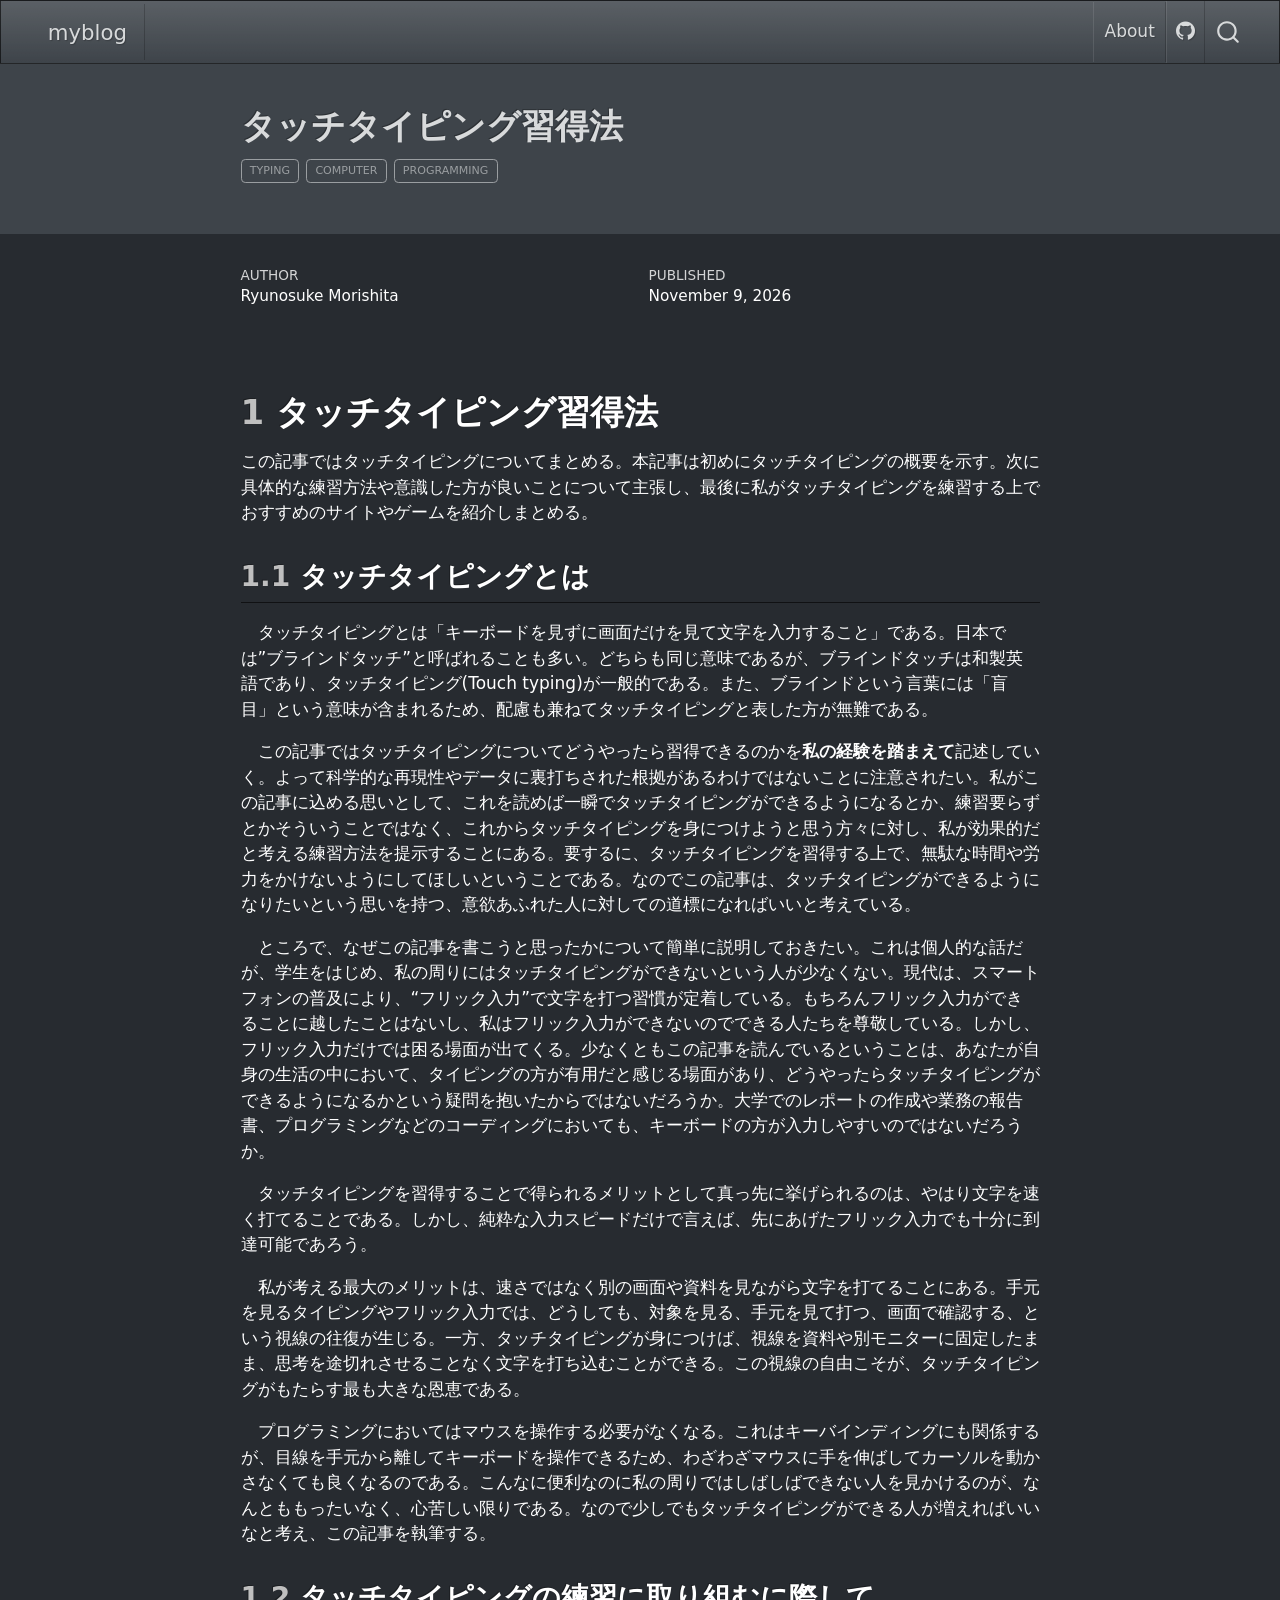
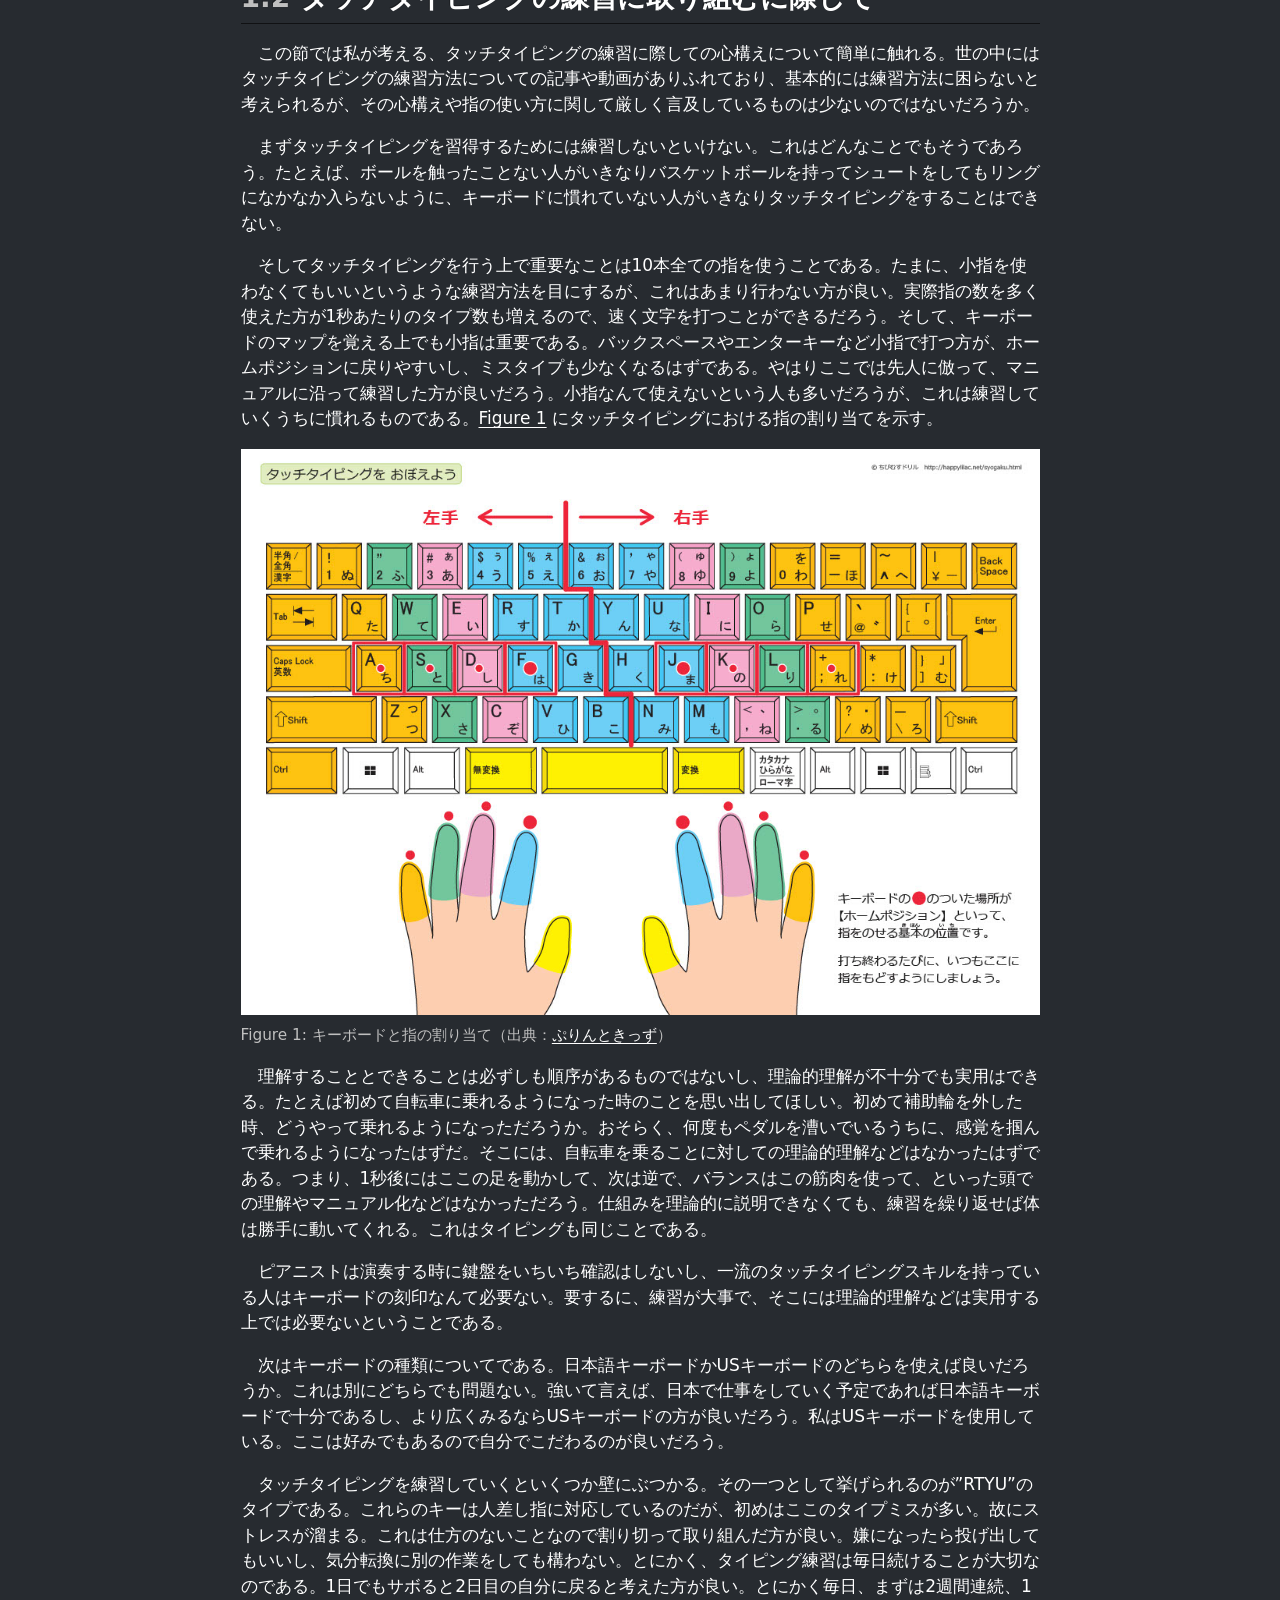
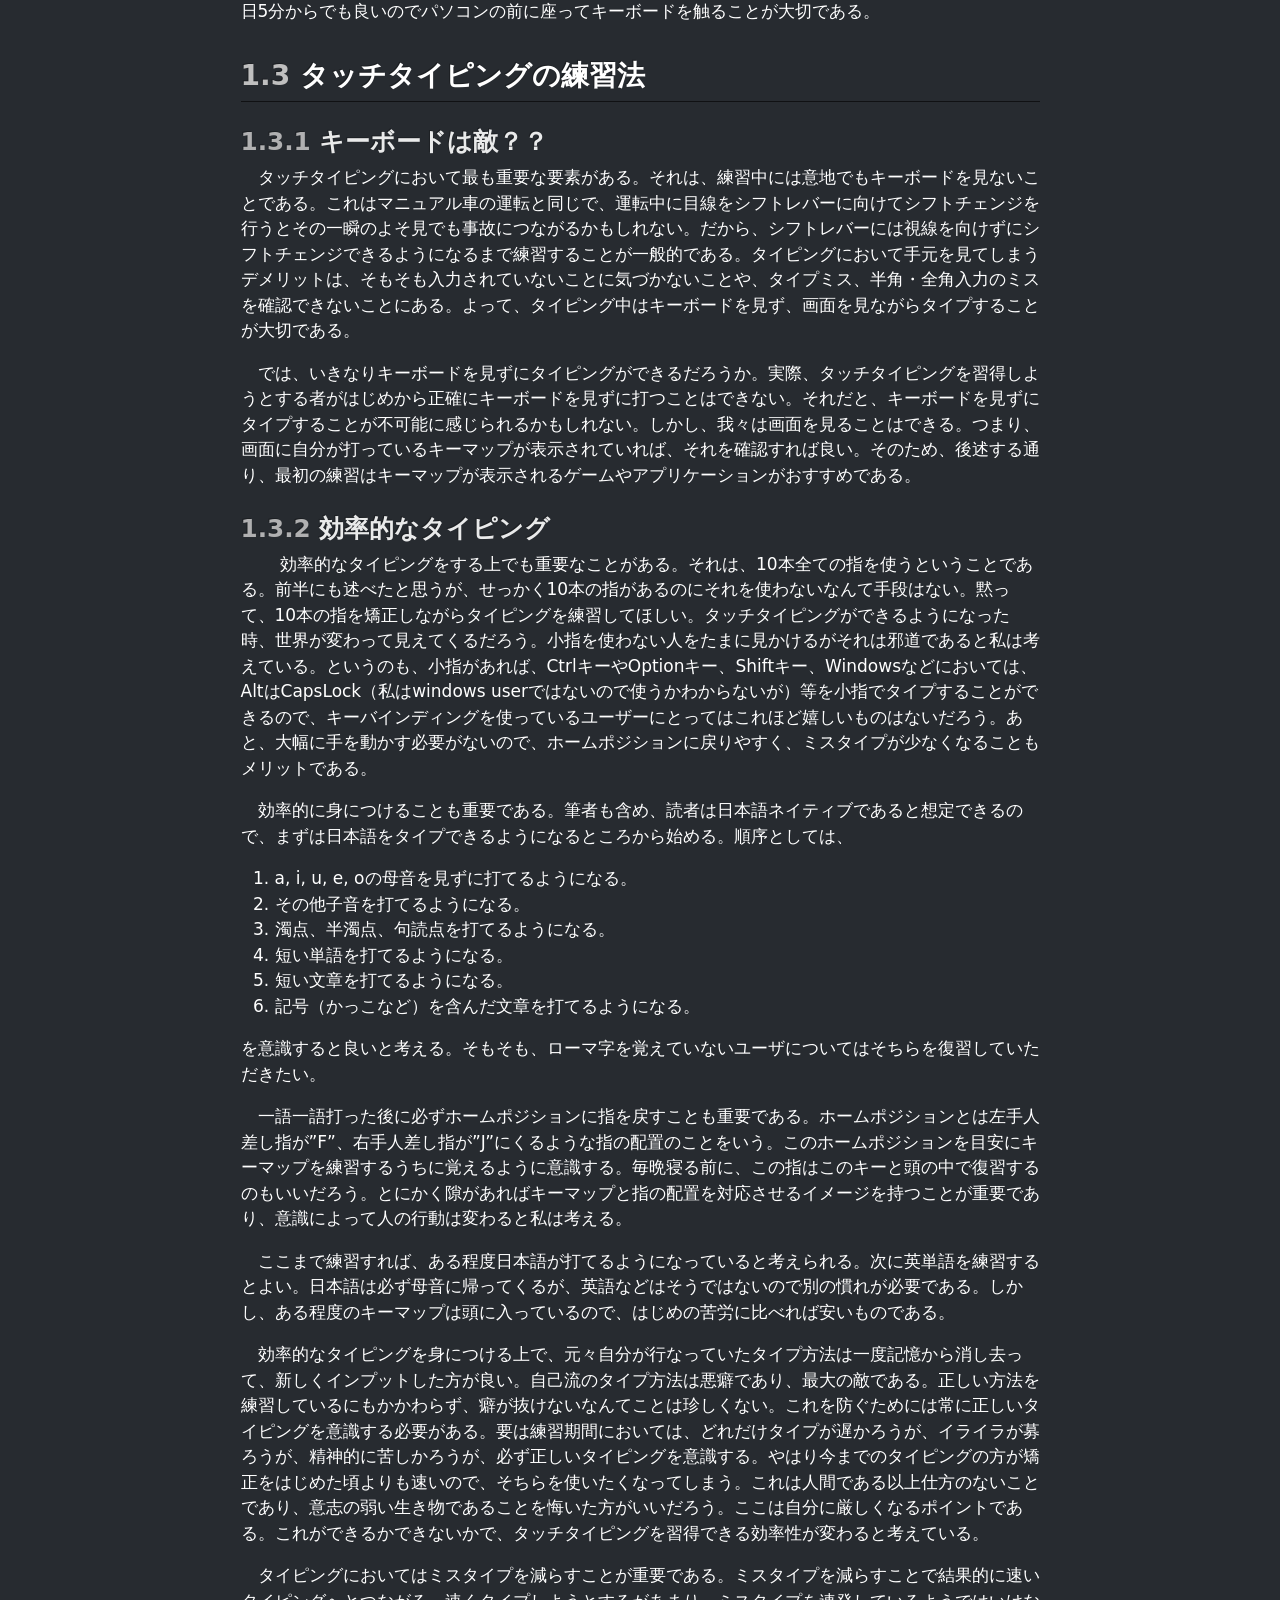
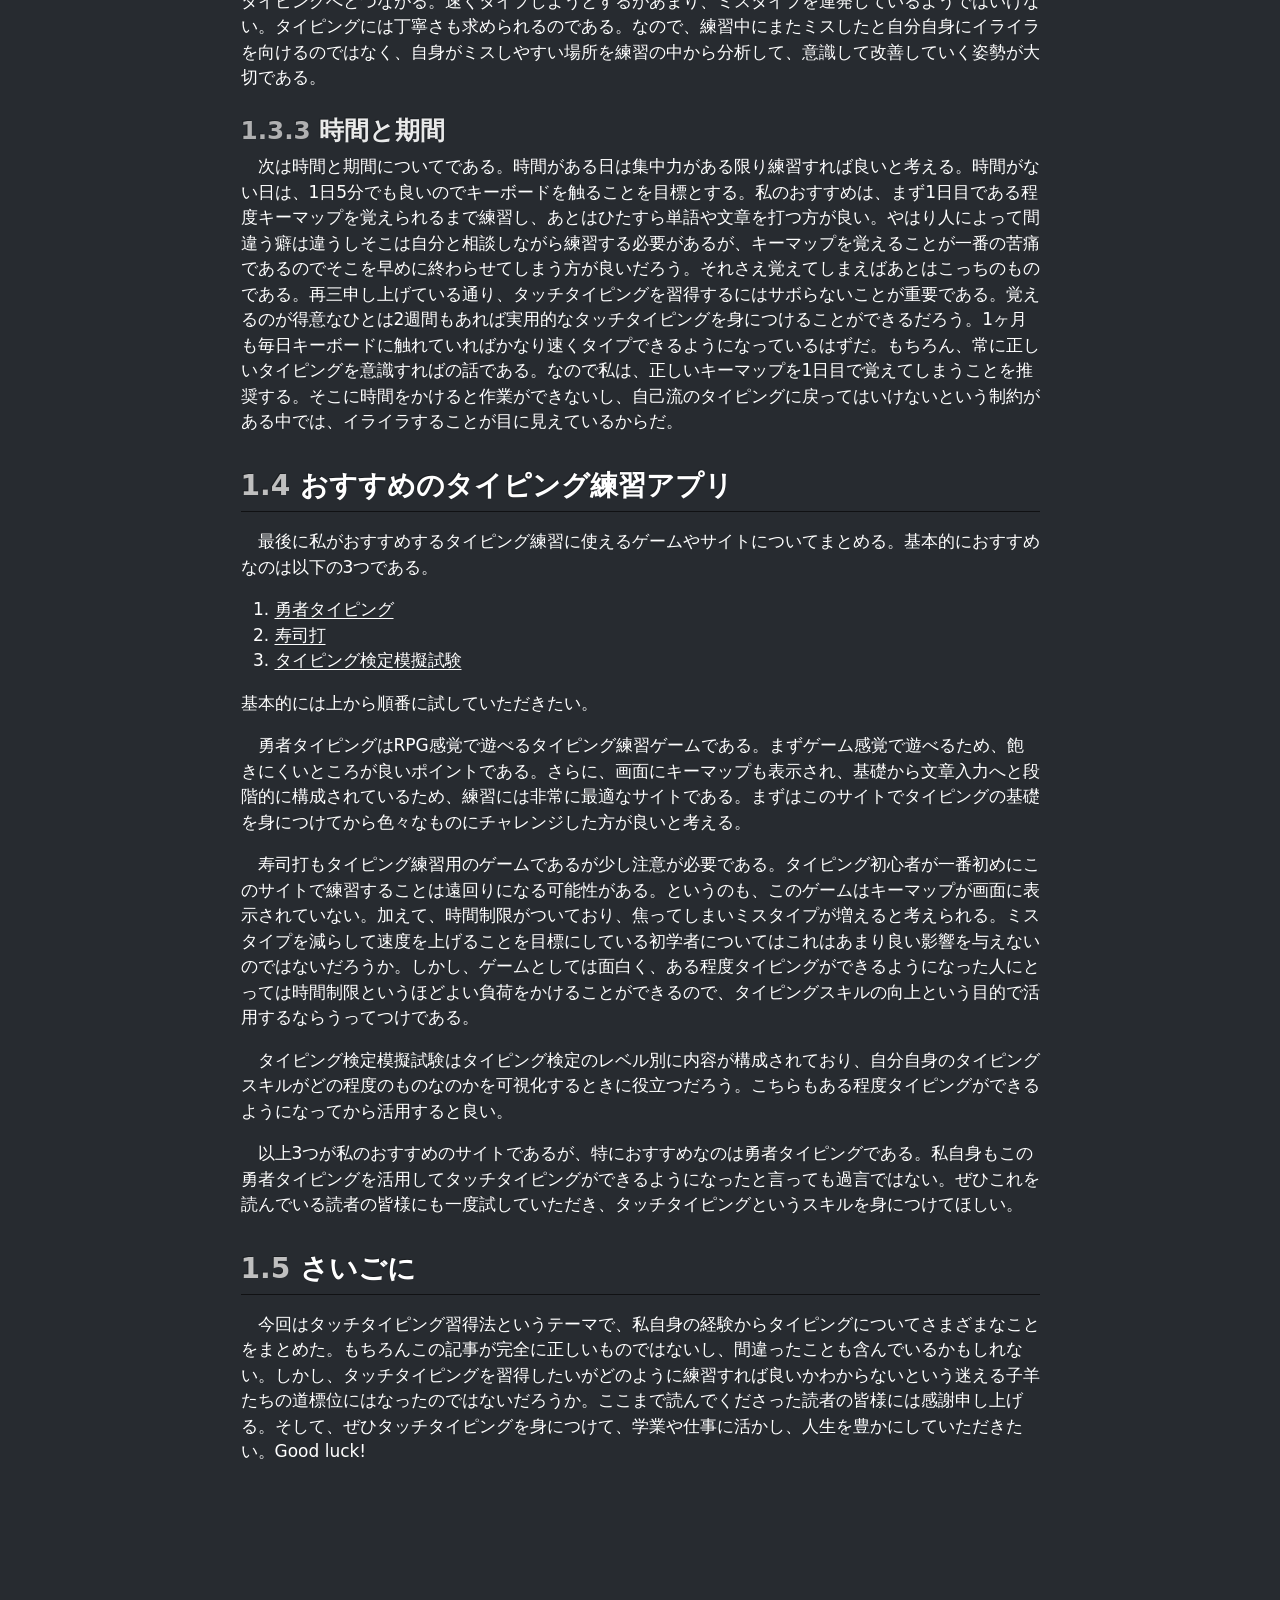
<file: docs/posts/post-with-code/index.html>
<!DOCTYPE html>
<html xmlns="http://www.w3.org/1999/xhtml" lang="en" xml:lang="en"><head>

<meta charset="utf-8">
<meta name="generator" content="quarto-1.9.37">

<meta name="viewport" content="width=device-width, initial-scale=1.0, user-scalable=yes">

<meta name="author" content="Ryunosuke Morishita">
<meta name="dcterms.date" content="2026-11-09">

<title>タッチタイピング習得法 – myblog</title>
<style>
/* Default styles provided by pandoc.
** See https://pandoc.org/MANUAL.html#variables-for-html for config info.
*/
code{white-space: pre-wrap;}
span.smallcaps{font-variant: small-caps;}
div.columns{display: flex; gap: min(4vw, 1.5em);}
div.column{flex: auto; overflow-x: auto;}
div.hanging-indent{margin-left: 1.5em; text-indent: -1.5em;}
ul.task-list{list-style: none;}
ul.task-list li input[type="checkbox"] {
  width: 0.8em;
  margin: 0 0.8em 0.2em -1em; /* quarto-specific, see https://github.com/quarto-dev/quarto-cli/issues/4556 */ 
  vertical-align: middle;
}
</style>


<script src="../../site_libs/quarto-nav/quarto-nav.js"></script>
<script src="../../site_libs/quarto-nav/headroom.min.js"></script>
<script src="../../site_libs/clipboard/clipboard.min.js"></script>
<script src="../../site_libs/quarto-search/autocomplete.umd.js"></script>
<script src="../../site_libs/quarto-search/fuse.min.js"></script>
<script src="../../site_libs/quarto-search/quarto-search.js"></script>
<meta name="quarto:offset" content="../../">
<script src="../../site_libs/quarto-html/quarto.js" type="module"></script>
<script src="../../site_libs/quarto-html/tabsets/tabsets.js" type="module"></script>
<script src="../../site_libs/quarto-html/popper.min.js"></script>
<script src="../../site_libs/quarto-html/tippy.umd.min.js"></script>
<script src="../../site_libs/quarto-html/anchor.min.js"></script>
<link href="../../site_libs/quarto-html/tippy.css" rel="stylesheet">
<link href="../../site_libs/quarto-html/quarto-syntax-highlighting-dark-d0ae9245876894da5ac7e18953ecc5cc.css" rel="stylesheet" id="quarto-text-highlighting-styles">
<script src="../../site_libs/bootstrap/bootstrap.min.js"></script>
<link href="../../site_libs/bootstrap/bootstrap-icons.css" rel="stylesheet">
<link href="../../site_libs/bootstrap/bootstrap-73b01e4b6e9df3377261ce56ec5c97ba.min.css" rel="stylesheet" append-hash="true" id="quarto-bootstrap" data-mode="dark">
<script id="quarto-search-options" type="application/json">{
  "location": "navbar",
  "copy-button": false,
  "collapse-after": 3,
  "panel-placement": "end",
  "type": "overlay",
  "limit": 50,
  "keyboard-shortcut": [
    "f",
    "/",
    "s"
  ],
  "show-item-context": false,
  "language": {
    "search-no-results-text": "No results",
    "search-matching-documents-text": "matching documents",
    "search-copy-link-title": "Copy link to search",
    "search-hide-matches-text": "Hide additional matches",
    "search-more-match-text": "more match in this document",
    "search-more-matches-text": "more matches in this document",
    "search-clear-button-title": "Clear",
    "search-text-placeholder": "",
    "search-detached-cancel-button-title": "Cancel",
    "search-submit-button-title": "Submit",
    "search-label": "Search"
  }
}</script>


<link rel="stylesheet" href="../../styles.css">
</head>

<body class="nav-fixed fullcontent quarto-light">

<div id="quarto-search-results"></div>
  <header id="quarto-header" class="headroom fixed-top quarto-banner">
    <nav class="navbar navbar-expand-lg " data-bs-theme="dark">
      <div class="navbar-container container-fluid">
      <div class="navbar-brand-container mx-auto">
    <a class="navbar-brand" href="../../index.html">
    <span class="navbar-title">myblog</span>
    </a>
  </div>
            <div id="quarto-search" class="" title="Search"></div>
          <button class="navbar-toggler" type="button" data-bs-toggle="collapse" data-bs-target="#navbarCollapse" aria-controls="navbarCollapse" role="menu" aria-expanded="false" aria-label="Toggle navigation" onclick="if (window.quartoToggleHeadroom) { window.quartoToggleHeadroom(); }">
  <span class="navbar-toggler-icon"></span>
</button>
          <div class="collapse navbar-collapse" id="navbarCollapse">
            <ul class="navbar-nav navbar-nav-scroll ms-auto">
  <li class="nav-item">
    <a class="nav-link" href="../../about.html"> 
<span class="menu-text">About</span></a>
  </li>  
  <li class="nav-item compact">
    <a class="nav-link" href="https://github.com/"> <i class="bi bi-github" role="img">
</i> 
<span class="menu-text"></span></a>
  </li>  
</ul>
          </div> <!-- /navcollapse -->
            <div class="quarto-navbar-tools">
</div>
      </div> <!-- /container-fluid -->
    </nav>
</header>
<!-- content -->
<header id="title-block-header" class="quarto-title-block default page-columns page-full">
  <div class="quarto-title-banner page-columns page-full">
    <div class="quarto-title column-body">
      <h1 class="title">タッチタイピング習得法</h1>
                                <div class="quarto-categories">
                <div class="quarto-category">typing</div>
                <div class="quarto-category">computer</div>
                <div class="quarto-category">programming</div>
              </div>
                  </div>
  </div>
    
  
  <div class="quarto-title-meta">

      <div>
      <div class="quarto-title-meta-heading">Author</div>
      <div class="quarto-title-meta-contents">
               <p>Ryunosuke Morishita </p>
            </div>
    </div>
      
      <div>
      <div class="quarto-title-meta-heading">Published</div>
      <div class="quarto-title-meta-contents">
        <p class="date">November 9, 2026</p>
      </div>
    </div>
    
      
    </div>
    
  
  </header><div id="quarto-content" class="quarto-container page-columns page-rows-contents page-layout-article page-navbar">
<!-- sidebar -->
<!-- margin-sidebar -->
    
<!-- main -->
<main class="content quarto-banner-title-block" id="quarto-document-content">





<section id="タッチタイピング習得法" class="level1" data-number="1">
<h1 data-number="1"><span class="header-section-number">1</span> タッチタイピング習得法</h1>
<p>この記事ではタッチタイピングについてまとめる。本記事は初めにタッチタイピングの概要を示す。次に具体的な練習方法や意識した方が良いことについて主張し、最後に私がタッチタイピングを練習する上でおすすめのサイトやゲームを紹介しまとめる。</p>
<section id="タッチタイピングとは" class="level2" data-number="1.1">
<h2 data-number="1.1" class="anchored" data-anchor-id="タッチタイピングとは"><span class="header-section-number">1.1</span> タッチタイピングとは</h2>
<p>　タッチタイピングとは「キーボードを見ずに画面だけを見て文字を入力すること」である。日本では”ブラインドタッチ”と呼ばれることも多い。どちらも同じ意味であるが、ブラインドタッチは和製英語であり、タッチタイピング(Touch typing)が一般的である。また、ブラインドという言葉には「盲目」という意味が含まれるため、配慮も兼ねてタッチタイピングと表した方が無難である。</p>
<p>　この記事ではタッチタイピングについてどうやったら習得できるのかを<strong>私の経験を踏まえて</strong>記述していく。よって科学的な再現性やデータに裏打ちされた根拠があるわけではないことに注意されたい。私がこの記事に込める思いとして、これを読めば一瞬でタッチタイピングができるようになるとか、練習要らずとかそういうことではなく、これからタッチタイピングを身につけようと思う方々に対し、私が効果的だと考える練習方法を提示することにある。要するに、タッチタイピングを習得する上で、無駄な時間や労力をかけないようにしてほしいということである。なのでこの記事は、タッチタイピングができるようになりたいという思いを持つ、意欲あふれた人に対しての道標になればいいと考えている。</p>
<p>　ところで、なぜこの記事を書こうと思ったかについて簡単に説明しておきたい。これは個人的な話だが、学生をはじめ、私の周りにはタッチタイピングができないという人が少なくない。現代は、スマートフォンの普及により、“フリック入力”で文字を打つ習慣が定着している。もちろんフリック入力ができることに越したことはないし、私はフリック入力ができないのでできる人たちを尊敬している。しかし、フリック入力だけでは困る場面が出てくる。少なくともこの記事を読んでいるということは、あなたが自身の生活の中において、タイピングの方が有用だと感じる場面があり、どうやったらタッチタイピングができるようになるかという疑問を抱いたからではないだろうか。大学でのレポートの作成や業務の報告書、プログラミングなどのコーディングにおいても、キーボードの方が入力しやすいのではないだろうか。</p>
<p>　タッチタイピングを習得することで得られるメリットとして真っ先に挙げられるのは、やはり文字を速く打てることである。しかし、純粋な入力スピードだけで言えば、先にあげたフリック入力でも十分に到達可能であろう。</p>
<p>　私が考える最大のメリットは、速さではなく別の画面や資料を見ながら文字を打てることにある。手元を見るタイピングやフリック入力では、どうしても、対象を見る、手元を見て打つ、画面で確認する、という視線の往復が生じる。一方、タッチタイピングが身につけば、視線を資料や別モニターに固定したまま、思考を途切れさせることなく文字を打ち込むことができる。この視線の自由こそが、タッチタイピングがもたらす最も大きな恩恵である。</p>
<p>　プログラミングにおいてはマウスを操作する必要がなくなる。これはキーバインディングにも関係するが、目線を手元から離してキーボードを操作できるため、わざわざマウスに手を伸ばしてカーソルを動かさなくても良くなるのである。こんなに便利なのに私の周りではしばしばできない人を見かけるのが、なんとももったいなく、心苦しい限りである。なので少しでもタッチタイピングができる人が増えればいいなと考え、この記事を執筆する。</p>
</section>
<section id="タッチタイピングの練習に取り組むに際して" class="level2" data-number="1.2">
<h2 data-number="1.2" class="anchored" data-anchor-id="タッチタイピングの練習に取り組むに際して"><span class="header-section-number">1.2</span> タッチタイピングの練習に取り組むに際して</h2>
<p>　この節では私が考える、タッチタイピングの練習に際しての心構えについて簡単に触れる。世の中にはタッチタイピングの練習方法についての記事や動画がありふれており、基本的には練習方法に困らないと考えられるが、その心構えや指の使い方に関して厳しく言及しているものは少ないのではないだろうか。</p>
<p>　まずタッチタイピングを習得するためには練習しないといけない。これはどんなことでもそうであろう。たとえば、ボールを触ったことない人がいきなりバスケットボールを持ってシュートをしてもリングになかなか入らないように、キーボードに慣れていない人がいきなりタッチタイピングをすることはできない。</p>
<p>　そしてタッチタイピングを行う上で重要なことは10本全ての指を使うことである。たまに、小指を使わなくてもいいというような練習方法を目にするが、これはあまり行わない方が良い。実際指の数を多く使えた方が1秒あたりのタイプ数も増えるので、速く文字を打つことができるだろう。そして、キーボードのマップを覚える上でも小指は重要である。バックスペースやエンターキーなど小指で打つ方が、ホームポジションに戻りやすいし、ミスタイプも少なくなるはずである。やはりここでは先人に倣って、マニュアルに沿って練習した方が良いだろう。小指なんて使えないという人も多いだろうが、これは練習していくうちに慣れるものである。<a href="#fig-touch" class="quarto-xref">Figure&nbsp;1</a> にタッチタイピングにおける指の割り当てを示す。</p>
<div id="fig-touch" class="quarto-float quarto-figure quarto-figure-center anchored">
<figure class="quarto-float quarto-float-fig figure">
<div aria-describedby="fig-touch-caption-0ceaefa1-69ba-4598-a22c-09a6ac19f8ca">
<img src="../../data/touchtyping.jpg" class="img-fluid figure-img" style="width:150.0%">
</div>
<figcaption class="quarto-float-caption-bottom quarto-float-caption quarto-float-fig" id="fig-touch-caption-0ceaefa1-69ba-4598-a22c-09a6ac19f8ca">
Figure&nbsp;1: キーボードと指の割り当て（出典：<a href="https://happylilac.net/sy-keyboard03.html">ぷりんときっず</a>）
</figcaption>
</figure>
</div>
<p>　理解することとできることは必ずしも順序があるものではないし、理論的理解が不十分でも実用はできる。たとえば初めて自転車に乗れるようになった時のことを思い出してほしい。初めて補助輪を外した時、どうやって乗れるようになっただろうか。おそらく、何度もペダルを漕いでいるうちに、感覚を掴んで乗れるようになったはずだ。そこには、自転車を乗ることに対しての理論的理解などはなかったはずである。つまり、1秒後にはここの足を動かして、次は逆で、バランスはこの筋肉を使って、といった頭での理解やマニュアル化などはなかっただろう。仕組みを理論的に説明できなくても、練習を繰り返せば体は勝手に動いてくれる。これはタイピングも同じことである。</p>
<p>　ピアニストは演奏する時に鍵盤をいちいち確認はしないし、一流のタッチタイピングスキルを持っている人はキーボードの刻印なんて必要ない。要するに、練習が大事で、そこには理論的理解などは実用する上では必要ないということである。</p>
<p>　次はキーボードの種類についてである。日本語キーボードかUSキーボードのどちらを使えば良いだろうか。これは別にどちらでも問題ない。強いて言えば、日本で仕事をしていく予定であれば日本語キーボードで十分であるし、より広くみるならUSキーボードの方が良いだろう。私はUSキーボードを使用している。ここは好みでもあるので自分でこだわるのが良いだろう。</p>
<p>　タッチタイピングを練習していくといくつか壁にぶつかる。その一つとして挙げられるのが”RTYU”のタイプである。これらのキーは人差し指に対応しているのだが、初めはここのタイプミスが多い。故にストレスが溜まる。これは仕方のないことなので割り切って取り組んだ方が良い。嫌になったら投げ出してもいいし、気分転換に別の作業をしても構わない。とにかく、タイピング練習は毎日続けることが大切なのである。1日でもサボると2日目の自分に戻ると考えた方が良い。とにかく毎日、まずは2週間連続、1日5分からでも良いのでパソコンの前に座ってキーボードを触ることが大切である。</p>
</section>
<section id="タッチタイピングの練習法" class="level2" data-number="1.3">
<h2 data-number="1.3" class="anchored" data-anchor-id="タッチタイピングの練習法"><span class="header-section-number">1.3</span> タッチタイピングの練習法</h2>
<section id="キーボードは敵" class="level3" data-number="1.3.1">
<h3 data-number="1.3.1" class="anchored" data-anchor-id="キーボードは敵"><span class="header-section-number">1.3.1</span> キーボードは敵？？</h3>
<p>　タッチタイピングにおいて最も重要な要素がある。それは、練習中には意地でもキーボードを見ないことである。これはマニュアル車の運転と同じで、運転中に目線をシフトレバーに向けてシフトチェンジを行うとその一瞬のよそ見でも事故につながるかもしれない。だから、シフトレバーには視線を向けずにシフトチェンジできるようになるまで練習することが一般的である。タイピングにおいて手元を見てしまうデメリットは、そもそも入力されていないことに気づかないことや、タイプミス、半角・全角入力のミスを確認できないことにある。よって、タイピング中はキーボードを見ず、画面を見ながらタイプすることが大切である。</p>
<p>　では、いきなりキーボードを見ずにタイピングができるだろうか。実際、タッチタイピングを習得しようとする者がはじめから正確にキーボードを見ずに打つことはできない。それだと、キーボードを見ずにタイプすることが不可能に感じられるかもしれない。しかし、我々は画面を見ることはできる。つまり、画面に自分が打っているキーマップが表示されていれば、それを確認すれば良い。そのため、後述する通り、最初の練習はキーマップが表示されるゲームやアプリケーションがおすすめである。</p>
</section>
<section id="効率的なタイピング" class="level3" data-number="1.3.2">
<h3 data-number="1.3.2" class="anchored" data-anchor-id="効率的なタイピング"><span class="header-section-number">1.3.2</span> 効率的なタイピング</h3>
<p>　 　効率的なタイピングをする上でも重要なことがある。それは、10本全ての指を使うということである。前半にも述べたと思うが、せっかく10本の指があるのにそれを使わないなんて手段はない。黙って、10本の指を矯正しながらタイピングを練習してほしい。タッチタイピングができるようになった時、世界が変わって見えてくるだろう。小指を使わない人をたまに見かけるがそれは邪道であると私は考えている。というのも、小指があれば、CtrlキーやOptionキー、Shiftキー、Windowsなどにおいては、AltはCapsLock（私はwindows userではないので使うかわからないが）等を小指でタイプすることができるので、キーバインディングを使っているユーザーにとってはこれほど嬉しいものはないだろう。あと、大幅に手を動かす必要がないので、ホームポジションに戻りやすく、ミスタイプが少なくなることもメリットである。</p>
<p>　効率的に身につけることも重要である。筆者も含め、読者は日本語ネイティブであると想定できるので、まずは日本語をタイプできるようになるところから始める。順序としては、</p>
<ol type="1">
<li>a, i, u, e, oの母音を見ずに打てるようになる。</li>
<li>その他子音を打てるようになる。</li>
<li>濁点、半濁点、句読点を打てるようになる。</li>
<li>短い単語を打てるようになる。</li>
<li>短い文章を打てるようになる。</li>
<li>記号（かっこなど）を含んだ文章を打てるようになる。</li>
</ol>
<p>を意識すると良いと考える。そもそも、ローマ字を覚えていないユーザについてはそちらを復習していただきたい。</p>
<p>　一語一語打った後に必ずホームポジションに指を戻すことも重要である。ホームポジションとは左手人差し指が”F”、右手人差し指が”J”にくるような指の配置のことをいう。このホームポジションを目安にキーマップを練習するうちに覚えるように意識する。毎晩寝る前に、この指はこのキーと頭の中で復習するのもいいだろう。とにかく隙があればキーマップと指の配置を対応させるイメージを持つことが重要であり、意識によって人の行動は変わると私は考える。</p>
<p>　ここまで練習すれば、ある程度日本語が打てるようになっていると考えられる。次に英単語を練習するとよい。日本語は必ず母音に帰ってくるが、英語などはそうではないので別の慣れが必要である。しかし、ある程度のキーマップは頭に入っているので、はじめの苦労に比べれば安いものである。</p>
<p>　効率的なタイピングを身につける上で、元々自分が行なっていたタイプ方法は一度記憶から消し去って、新しくインプットした方が良い。自己流のタイプ方法は悪癖であり、最大の敵である。正しい方法を練習しているにもかかわらず、癖が抜けないなんてことは珍しくない。これを防ぐためには常に正しいタイピングを意識する必要がある。要は練習期間においては、どれだけタイプが遅かろうが、イライラが募ろうが、精神的に苦しかろうが、必ず正しいタイピングを意識する。やはり今までのタイピングの方が矯正をはじめた頃よりも速いので、そちらを使いたくなってしまう。これは人間である以上仕方のないことであり、意志の弱い生き物であることを悔いた方がいいだろう。ここは自分に厳しくなるポイントである。これができるかできないかで、タッチタイピングを習得できる効率性が変わると考えている。</p>
<p>　タイピングにおいてはミスタイプを減らすことが重要である。ミスタイプを減らすことで結果的に速いタイピングへとつながる。速くタイプしようとするがあまり、ミスタイプを連発しているようではいけない。タイピングには丁寧さも求められるのである。なので、練習中にまたミスしたと自分自身にイライラを向けるのではなく、自身がミスしやすい場所を練習の中から分析して、意識して改善していく姿勢が大切である。</p>
</section>
<section id="時間と期間" class="level3" data-number="1.3.3">
<h3 data-number="1.3.3" class="anchored" data-anchor-id="時間と期間"><span class="header-section-number">1.3.3</span> 時間と期間</h3>
<p>　次は時間と期間についてである。時間がある日は集中力がある限り練習すれば良いと考える。時間がない日は、1日5分でも良いのでキーボードを触ることを目標とする。私のおすすめは、まず1日目である程度キーマップを覚えられるまで練習し、あとはひたすら単語や文章を打つ方が良い。やはり人によって間違う癖は違うしそこは自分と相談しながら練習する必要があるが、キーマップを覚えることが一番の苦痛であるのでそこを早めに終わらせてしまう方が良いだろう。それさえ覚えてしまえばあとはこっちのものである。再三申し上げている通り、タッチタイピングを習得するにはサボらないことが重要である。覚えるのが得意なひとは2週間もあれば実用的なタッチタイピングを身につけることができるだろう。1ヶ月も毎日キーボードに触れていればかなり速くタイプできるようになっているはずだ。もちろん、常に正しいタイピングを意識すればの話である。なので私は、正しいキーマップを1日目で覚えてしまうことを推奨する。そこに時間をかけると作業ができないし、自己流のタイピングに戻ってはいけないという制約がある中では、イライラすることが目に見えているからだ。</p>
</section>
</section>
<section id="おすすめのタイピング練習アプリ" class="level2" data-number="1.4">
<h2 data-number="1.4" class="anchored" data-anchor-id="おすすめのタイピング練習アプリ"><span class="header-section-number">1.4</span> おすすめのタイピング練習アプリ</h2>
<p>　最後に私がおすすめするタイピング練習に使えるゲームやサイトについてまとめる。基本的におすすめなのは以下の3つである。</p>
<ol type="1">
<li><a href="https://bravetyping.net/">勇者タイピング</a></li>
<li><a href="https://sushida.net/">寿司打</a></li>
<li><a href="https://kentei.e-typing.ne.jp/select-mock-exam">タイピング検定模擬試験</a></li>
</ol>
<p>基本的には上から順番に試していただきたい。</p>
<p>　勇者タイピングはRPG感覚で遊べるタイピング練習ゲームである。まずゲーム感覚で遊べるため、飽きにくいところが良いポイントである。さらに、画面にキーマップも表示され、基礎から文章入力へと段階的に構成されているため、練習には非常に最適なサイトである。まずはこのサイトでタイピングの基礎を身につけてから色々なものにチャレンジした方が良いと考える。</p>
<p>　寿司打もタイピング練習用のゲームであるが少し注意が必要である。タイピング初心者が一番初めにこのサイトで練習することは遠回りになる可能性がある。というのも、このゲームはキーマップが画面に表示されていない。加えて、時間制限がついており、焦ってしまいミスタイプが増えると考えられる。ミスタイプを減らして速度を上げることを目標にしている初学者についてはこれはあまり良い影響を与えないのではないだろうか。しかし、ゲームとしては面白く、ある程度タイピングができるようになった人にとっては時間制限というほどよい負荷をかけることができるので、タイピングスキルの向上という目的で活用するならうってつけである。</p>
<p>　タイピング検定模擬試験はタイピング検定のレベル別に内容が構成されており、自分自身のタイピングスキルがどの程度のものなのかを可視化するときに役立つだろう。こちらもある程度タイピングができるようになってから活用すると良い。</p>
<p>　以上3つが私のおすすめのサイトであるが、特におすすめなのは勇者タイピングである。私自身もこの勇者タイピングを活用してタッチタイピングができるようになったと言っても過言ではない。ぜひこれを読んでいる読者の皆様にも一度試していただき、タッチタイピングというスキルを身につけてほしい。</p>
</section>
<section id="さいごに" class="level2" data-number="1.5">
<h2 data-number="1.5" class="anchored" data-anchor-id="さいごに"><span class="header-section-number">1.5</span> さいごに</h2>
<p>　今回はタッチタイピング習得法というテーマで、私自身の経験からタイピングについてさまざまなことをまとめた。もちろんこの記事が完全に正しいものではないし、間違ったことも含んでいるかもしれない。しかし、タッチタイピングを習得したいがどのように練習すれば良いかわからないという迷える子羊たちの道標位にはなったのではないだろうか。ここまで読んでくださった読者の皆様には感謝申し上げる。そして、ぜひタッチタイピングを身につけて、学業や仕事に活かし、人生を豊かにしていただきたい。Good luck!</p>
<p>　</p>


</section>
</section>

</main> <!-- /main -->
<script id="quarto-html-after-body" type="application/javascript">
  window.document.addEventListener("DOMContentLoaded", function (event) {
    const icon = "";
    const anchorJS = new window.AnchorJS();
    anchorJS.options = {
      placement: 'right',
      icon: icon
    };
    anchorJS.add('.anchored');
    const isCodeAnnotation = (el) => {
      for (const clz of el.classList) {
        if (clz.startsWith('code-annotation-')) {                     
          return true;
        }
      }
      return false;
    }
    const onCopySuccess = function(e) {
      // button target
      const button = e.trigger;
      // don't keep focus
      button.blur();
      // flash "checked"
      button.classList.add('code-copy-button-checked');
      var currentTitle = button.getAttribute("title");
      button.setAttribute("title", "Copied!");
      let tooltip;
      if (window.bootstrap) {
        button.setAttribute("data-bs-toggle", "tooltip");
        button.setAttribute("data-bs-placement", "left");
        button.setAttribute("data-bs-title", "Copied!");
        tooltip = new bootstrap.Tooltip(button, 
          { trigger: "manual", 
            customClass: "code-copy-button-tooltip",
            offset: [0, -8]});
        tooltip.show();    
      }
      setTimeout(function() {
        if (tooltip) {
          tooltip.hide();
          button.removeAttribute("data-bs-title");
          button.removeAttribute("data-bs-toggle");
          button.removeAttribute("data-bs-placement");
        }
        button.setAttribute("title", currentTitle);
        button.classList.remove('code-copy-button-checked');
      }, 1000);
      // clear code selection
      e.clearSelection();
    }
    const getTextToCopy = function(trigger) {
      const outerScaffold = trigger.parentElement.cloneNode(true);
      const codeEl = outerScaffold.querySelector('code');
      for (const childEl of codeEl.children) {
        if (isCodeAnnotation(childEl)) {
          childEl.remove();
        }
      }
      return codeEl.innerText;
    }
    const clipboard = new window.ClipboardJS('.code-copy-button:not([data-in-quarto-modal])', {
      text: getTextToCopy
    });
    clipboard.on('success', onCopySuccess);
    if (window.document.getElementById('quarto-embedded-source-code-modal')) {
      const clipboardModal = new window.ClipboardJS('.code-copy-button[data-in-quarto-modal]', {
        text: getTextToCopy,
        container: window.document.getElementById('quarto-embedded-source-code-modal')
      });
      clipboardModal.on('success', onCopySuccess);
    }
      var localhostRegex = new RegExp(/^(?:http|https):\/\/localhost\:?[0-9]*\//);
      var mailtoRegex = new RegExp(/^mailto:/);
        var filterRegex = new RegExp("https:\/\/your-website-url\.example\.com");
      var isInternal = (href) => {
          return filterRegex.test(href) || localhostRegex.test(href) || mailtoRegex.test(href);
      }
      // Inspect non-navigation links and adorn them if external
     var links = window.document.querySelectorAll('a[href]:not(.nav-link):not(.navbar-brand):not(.toc-action):not(.sidebar-link):not(.sidebar-item-toggle):not(.pagination-link):not(.no-external):not([aria-hidden]):not(.dropdown-item):not(.quarto-navigation-tool):not(.about-link)');
      for (var i=0; i<links.length; i++) {
        const link = links[i];
        if (!isInternal(link.href)) {
          // undo the damage that might have been done by quarto-nav.js in the case of
          // links that we want to consider external
          if (link.dataset.originalHref !== undefined) {
            link.href = link.dataset.originalHref;
          }
        }
      }
    function tippyHover(el, contentFn, onTriggerFn, onUntriggerFn) {
      const config = {
        allowHTML: true,
        maxWidth: 500,
        delay: 100,
        arrow: false,
        appendTo: function(el) {
            return el.parentElement;
        },
        interactive: true,
        interactiveBorder: 10,
        theme: 'quarto',
        placement: 'bottom-start',
      };
      if (contentFn) {
        config.content = contentFn;
      }
      if (onTriggerFn) {
        config.onTrigger = onTriggerFn;
      }
      if (onUntriggerFn) {
        config.onUntrigger = onUntriggerFn;
      }
      window.tippy(el, config); 
    }
    const noterefs = window.document.querySelectorAll('a[role="doc-noteref"]');
    for (var i=0; i<noterefs.length; i++) {
      const ref = noterefs[i];
      tippyHover(ref, function() {
        // use id or data attribute instead here
        let href = ref.getAttribute('data-footnote-href') || ref.getAttribute('href');
        try { href = new URL(href).hash; } catch {}
        const id = href.replace(/^#\/?/, "");
        const note = window.document.getElementById(id);
        if (note) {
          return note.innerHTML;
        } else {
          return "";
        }
      });
    }
    const xrefs = window.document.querySelectorAll('a.quarto-xref');
    const processXRef = (id, note) => {
      // Strip column container classes
      const stripColumnClz = (el) => {
        el.classList.remove("page-full", "page-columns");
        if (el.children) {
          for (const child of el.children) {
            stripColumnClz(child);
          }
        }
      }
      stripColumnClz(note)
      if (id === null || id.startsWith('sec-')) {
        // Special case sections, only their first couple elements
        const container = document.createElement("div");
        if (note.children && note.children.length > 2) {
          container.appendChild(note.children[0].cloneNode(true));
          for (let i = 1; i < note.children.length; i++) {
            const child = note.children[i];
            if (child.tagName === "P" && child.innerText === "") {
              continue;
            } else {
              container.appendChild(child.cloneNode(true));
              break;
            }
          }
          if (window.Quarto?.typesetMath) {
            window.Quarto.typesetMath(container);
          }
          return container.innerHTML
        } else {
          if (window.Quarto?.typesetMath) {
            window.Quarto.typesetMath(note);
          }
          return note.innerHTML;
        }
      } else {
        // Remove any anchor links if they are present
        const anchorLink = note.querySelector('a.anchorjs-link');
        if (anchorLink) {
          anchorLink.remove();
        }
        if (window.Quarto?.typesetMath) {
          window.Quarto.typesetMath(note);
        }
        if (note.classList.contains("callout")) {
          return note.outerHTML;
        } else {
          return note.innerHTML;
        }
      }
    }
    for (var i=0; i<xrefs.length; i++) {
      const xref = xrefs[i];
      tippyHover(xref, undefined, function(instance) {
        instance.disable();
        let url = xref.getAttribute('href');
        let hash = undefined; 
        if (url.startsWith('#')) {
          hash = url;
        } else {
          try { hash = new URL(url).hash; } catch {}
        }
        if (hash) {
          const id = hash.replace(/^#\/?/, "");
          const note = window.document.getElementById(id);
          if (note !== null) {
            try {
              const html = processXRef(id, note.cloneNode(true));
              instance.setContent(html);
            } finally {
              instance.enable();
              instance.show();
            }
          } else {
            // See if we can fetch this
            fetch(url.split('#')[0])
            .then(res => res.text())
            .then(html => {
              const parser = new DOMParser();
              const htmlDoc = parser.parseFromString(html, "text/html");
              const note = htmlDoc.getElementById(id);
              if (note !== null) {
                const html = processXRef(id, note);
                instance.setContent(html);
              } 
            }).finally(() => {
              instance.enable();
              instance.show();
            });
          }
        } else {
          // See if we can fetch a full url (with no hash to target)
          // This is a special case and we should probably do some content thinning / targeting
          fetch(url)
          .then(res => res.text())
          .then(html => {
            const parser = new DOMParser();
            const htmlDoc = parser.parseFromString(html, "text/html");
            const note = htmlDoc.querySelector('main.content');
            if (note !== null) {
              // This should only happen for chapter cross references
              // (since there is no id in the URL)
              // remove the first header
              if (note.children.length > 0 && note.children[0].tagName === "HEADER") {
                note.children[0].remove();
              }
              const html = processXRef(null, note);
              instance.setContent(html);
            } 
          }).finally(() => {
            instance.enable();
            instance.show();
          });
        }
      }, function(instance) {
      });
    }
        let selectedAnnoteEl;
        const selectorForAnnotation = ( cell, annotation) => {
          let cellAttr = 'data-code-cell="' + cell + '"';
          let lineAttr = 'data-code-annotation="' +  annotation + '"';
          const selector = 'span[' + cellAttr + '][' + lineAttr + ']';
          return selector;
        }
        const selectCodeLines = (annoteEl) => {
          const doc = window.document;
          const targetCell = annoteEl.getAttribute("data-target-cell");
          const targetAnnotation = annoteEl.getAttribute("data-target-annotation");
          const annoteSpan = window.document.querySelector(selectorForAnnotation(targetCell, targetAnnotation));
          const lines = annoteSpan.getAttribute("data-code-lines").split(",");
          const lineIds = lines.map((line) => {
            return targetCell + "-" + line;
          })
          let top = null;
          let height = null;
          let parent = null;
          if (lineIds.length > 0) {
              //compute the position of the single el (top and bottom and make a div)
              const el = window.document.getElementById(lineIds[0]);
              top = el.offsetTop;
              height = el.offsetHeight;
              parent = el.parentElement.parentElement;
            if (lineIds.length > 1) {
              const lastEl = window.document.getElementById(lineIds[lineIds.length - 1]);
              const bottom = lastEl.offsetTop + lastEl.offsetHeight;
              height = bottom - top;
            }
            if (top !== null && height !== null && parent !== null) {
              // cook up a div (if necessary) and position it 
              let div = window.document.getElementById("code-annotation-line-highlight");
              if (div === null) {
                div = window.document.createElement("div");
                div.setAttribute("id", "code-annotation-line-highlight");
                div.style.position = 'absolute';
                parent.appendChild(div);
              }
              div.style.top = top - 2 + "px";
              div.style.height = height + 4 + "px";
              div.style.left = 0;
              let gutterDiv = window.document.getElementById("code-annotation-line-highlight-gutter");
              if (gutterDiv === null) {
                gutterDiv = window.document.createElement("div");
                gutterDiv.setAttribute("id", "code-annotation-line-highlight-gutter");
                gutterDiv.style.position = 'absolute';
                const codeCell = window.document.getElementById(targetCell);
                const gutter = codeCell.querySelector('.code-annotation-gutter');
                gutter.appendChild(gutterDiv);
              }
              gutterDiv.style.top = top - 2 + "px";
              gutterDiv.style.height = height + 4 + "px";
            }
            selectedAnnoteEl = annoteEl;
          }
        };
        const unselectCodeLines = () => {
          const elementsIds = ["code-annotation-line-highlight", "code-annotation-line-highlight-gutter"];
          elementsIds.forEach((elId) => {
            const div = window.document.getElementById(elId);
            if (div) {
              div.remove();
            }
          });
          selectedAnnoteEl = undefined;
        };
          // Handle positioning of the toggle
      window.addEventListener(
        "resize",
        throttle(() => {
          elRect = undefined;
          if (selectedAnnoteEl) {
            selectCodeLines(selectedAnnoteEl);
          }
        }, 10)
      );
      function throttle(fn, ms) {
      let throttle = false;
      let timer;
        return (...args) => {
          if(!throttle) { // first call gets through
              fn.apply(this, args);
              throttle = true;
          } else { // all the others get throttled
              if(timer) clearTimeout(timer); // cancel #2
              timer = setTimeout(() => {
                fn.apply(this, args);
                timer = throttle = false;
              }, ms);
          }
        };
      }
        // Attach click handler to the DT
        const annoteDls = window.document.querySelectorAll('dt[data-target-cell]');
        for (const annoteDlNode of annoteDls) {
          annoteDlNode.addEventListener('click', (event) => {
            const clickedEl = event.target;
            if (clickedEl !== selectedAnnoteEl) {
              unselectCodeLines();
              const activeEl = window.document.querySelector('dt[data-target-cell].code-annotation-active');
              if (activeEl) {
                activeEl.classList.remove('code-annotation-active');
              }
              selectCodeLines(clickedEl);
              clickedEl.classList.add('code-annotation-active');
            } else {
              // Unselect the line
              unselectCodeLines();
              clickedEl.classList.remove('code-annotation-active');
            }
          });
        }
    const findCites = (el) => {
      const parentEl = el.parentElement;
      if (parentEl) {
        const cites = parentEl.dataset.cites;
        if (cites) {
          return {
            el,
            cites: cites.split(' ')
          };
        } else {
          return findCites(el.parentElement)
        }
      } else {
        return undefined;
      }
    };
    var bibliorefs = window.document.querySelectorAll('a[role="doc-biblioref"]');
    for (var i=0; i<bibliorefs.length; i++) {
      const ref = bibliorefs[i];
      const citeInfo = findCites(ref);
      if (citeInfo) {
        tippyHover(citeInfo.el, function() {
          var popup = window.document.createElement('div');
          citeInfo.cites.forEach(function(cite) {
            var citeDiv = window.document.createElement('div');
            citeDiv.classList.add('hanging-indent');
            citeDiv.classList.add('csl-entry');
            var biblioDiv = window.document.getElementById('ref-' + cite);
            if (biblioDiv) {
              citeDiv.innerHTML = biblioDiv.innerHTML;
            }
            popup.appendChild(citeDiv);
          });
          return popup.innerHTML;
        });
      }
    }
  });
  </script>
</div> <!-- /content -->




</body></html>
</file>
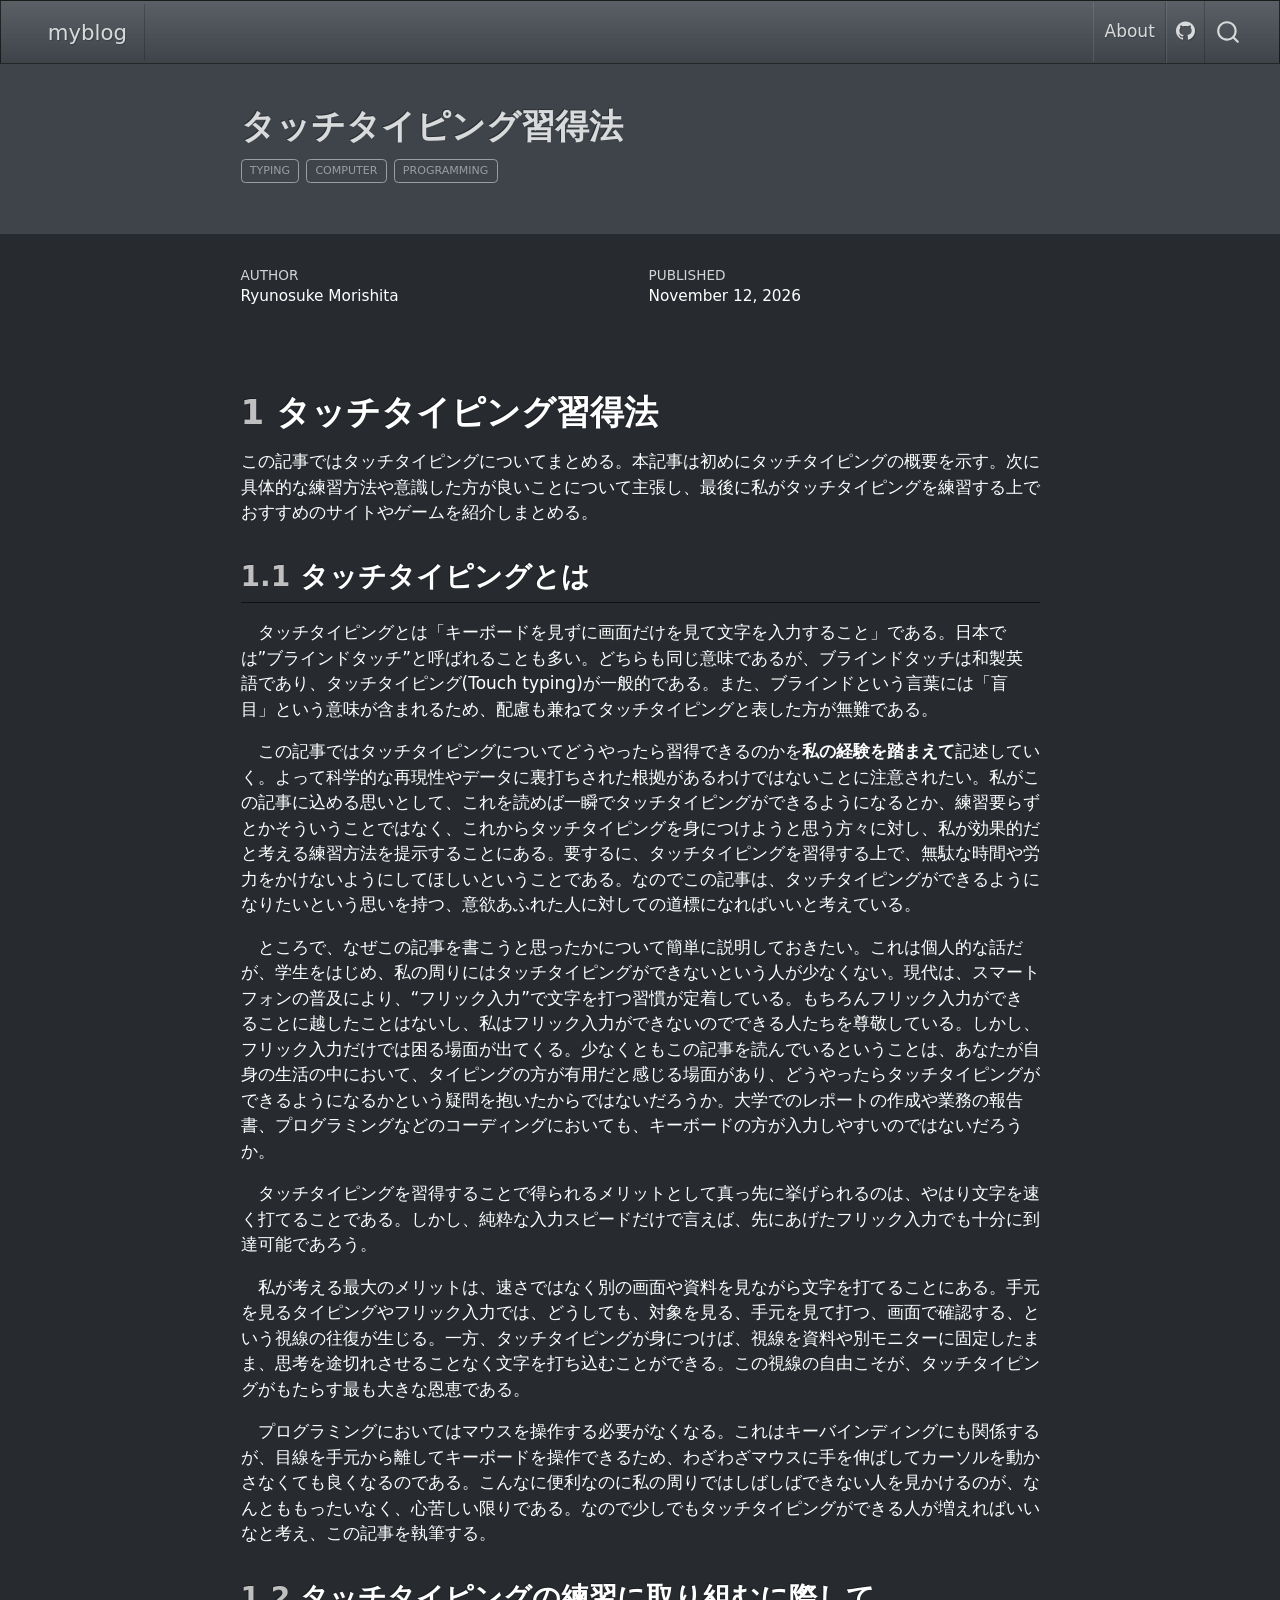
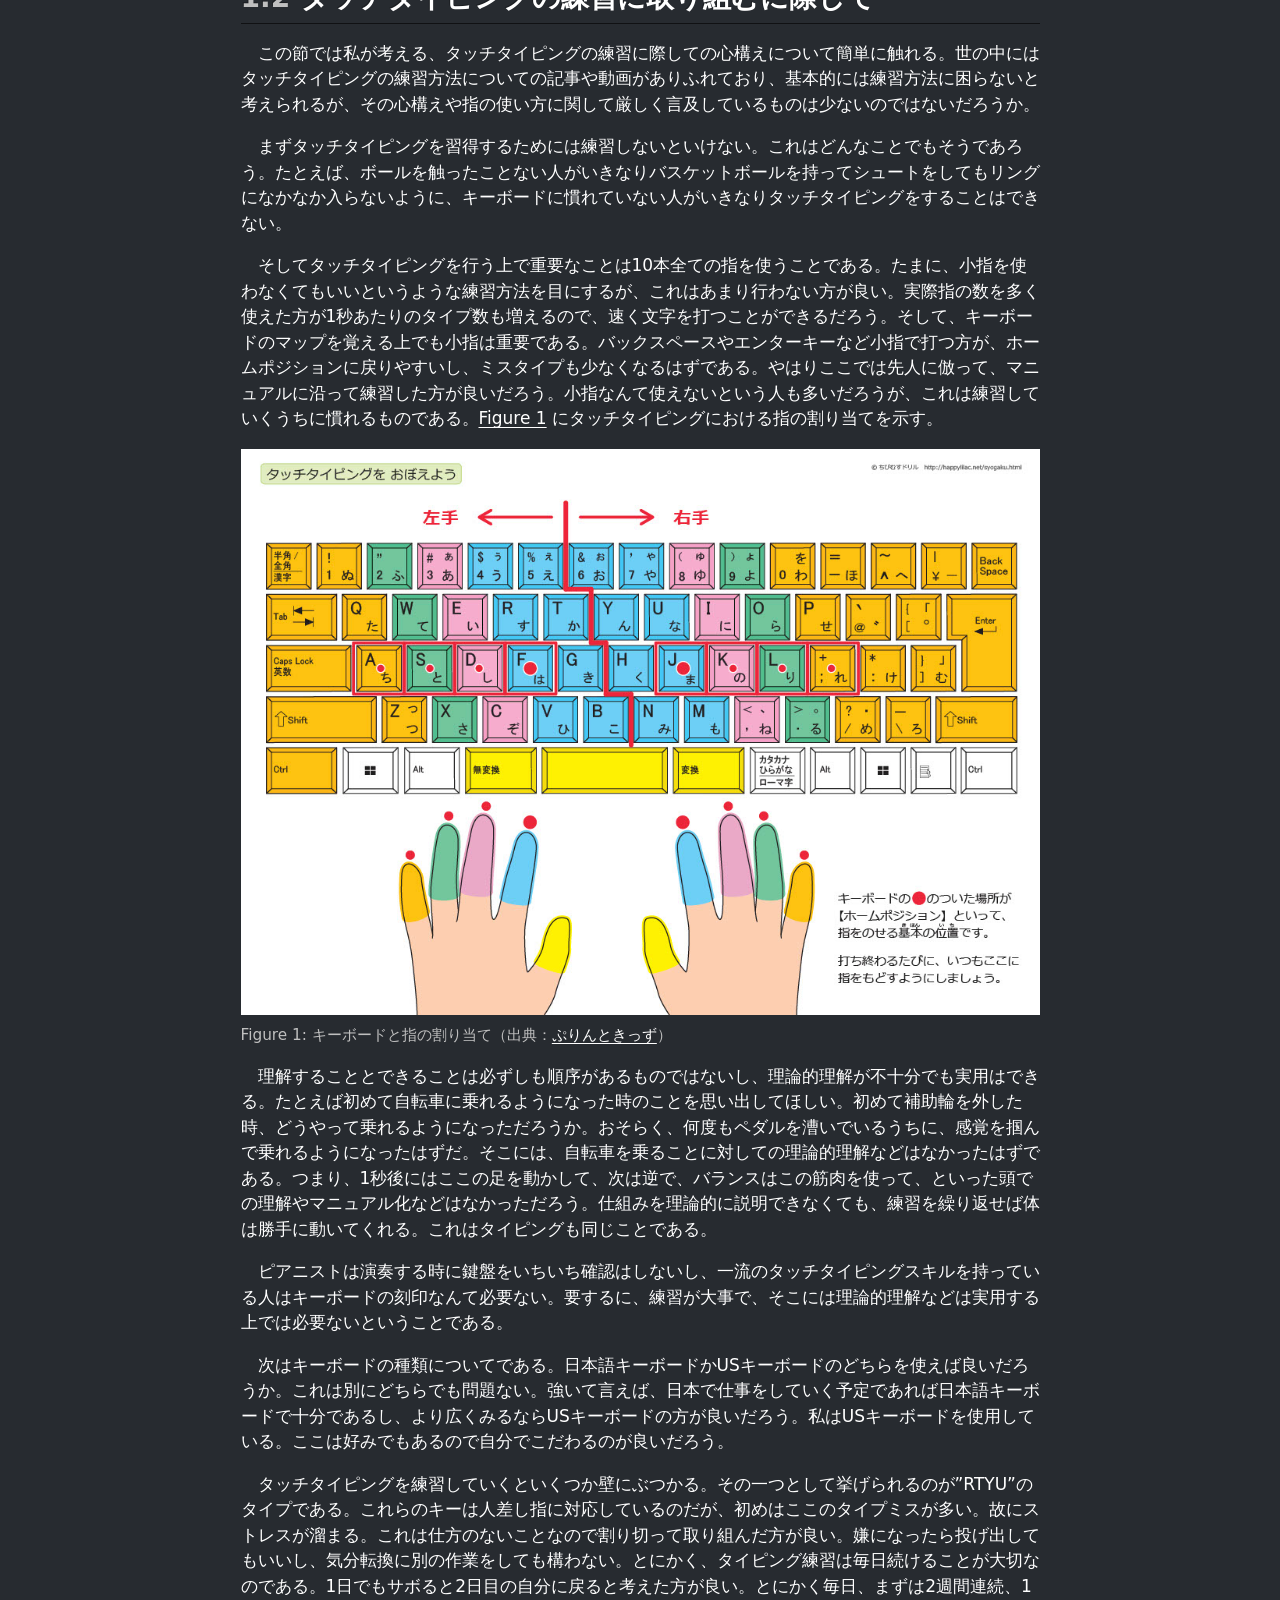
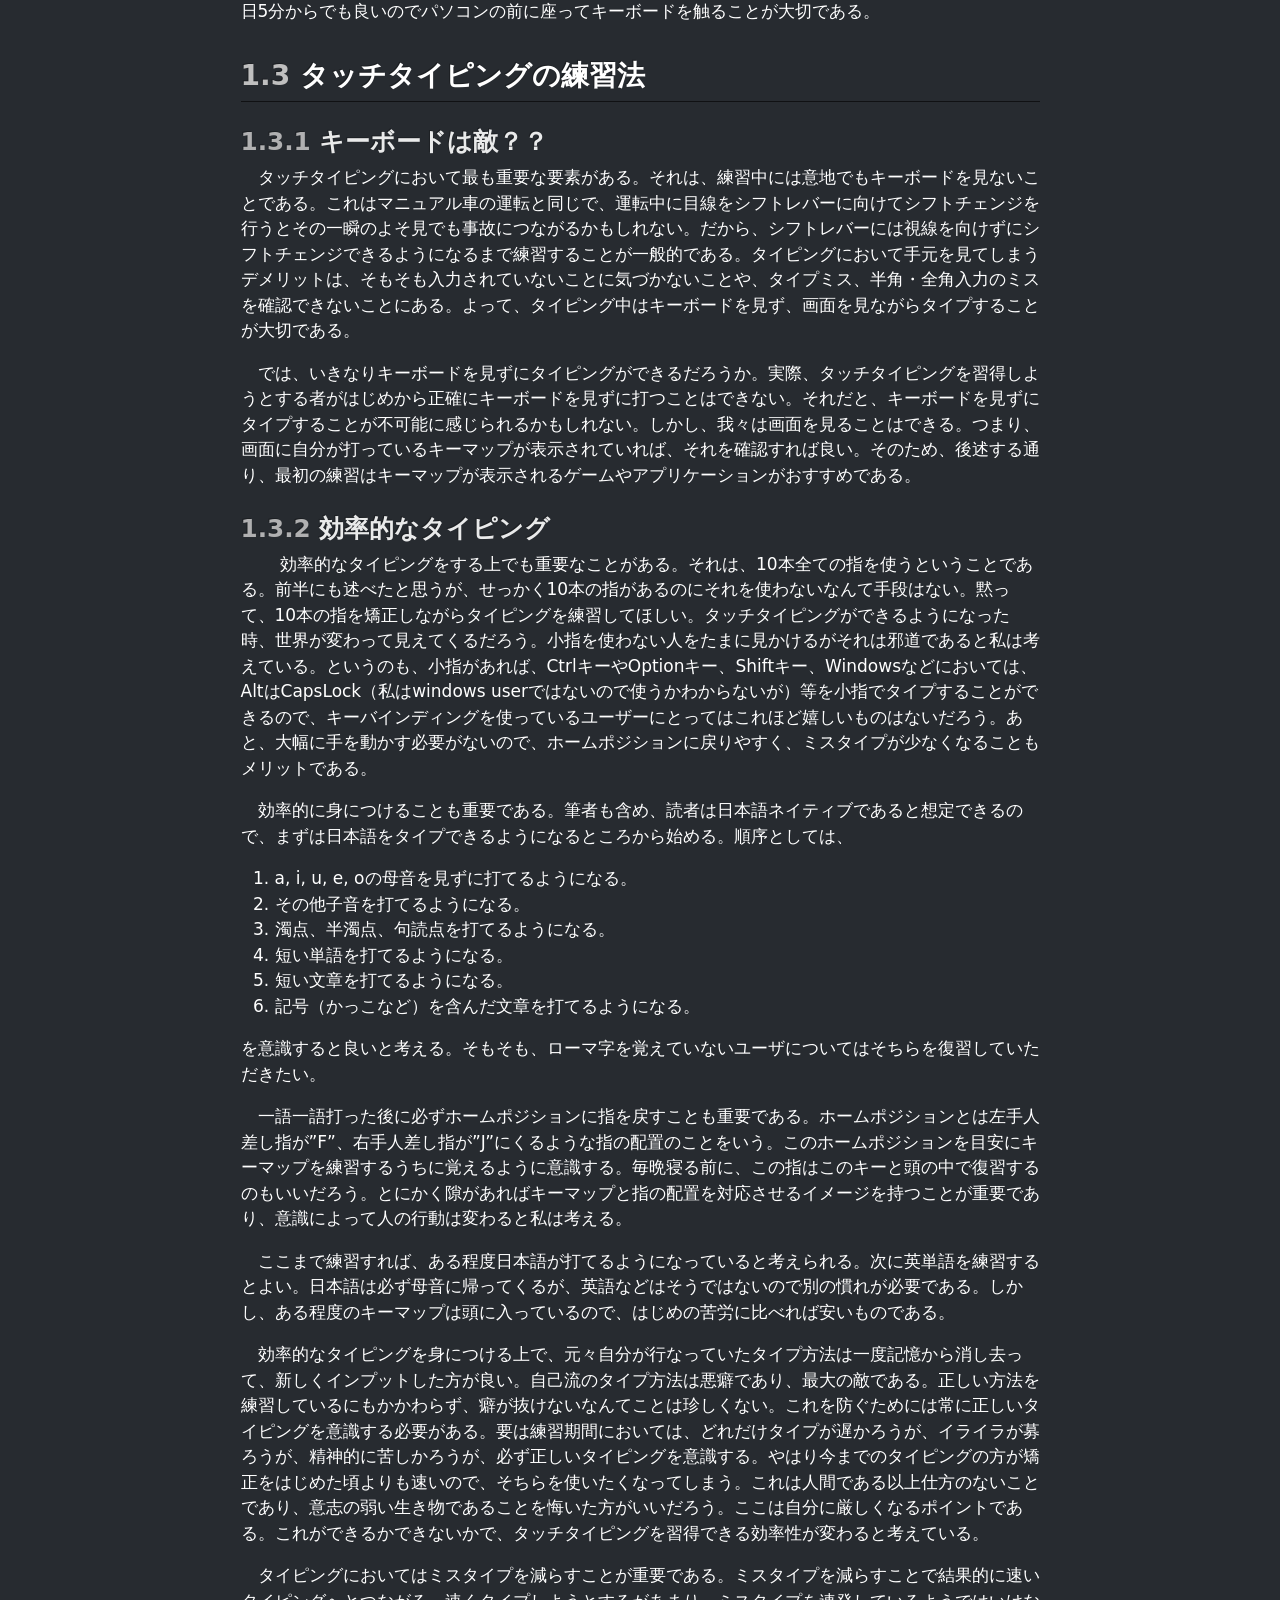
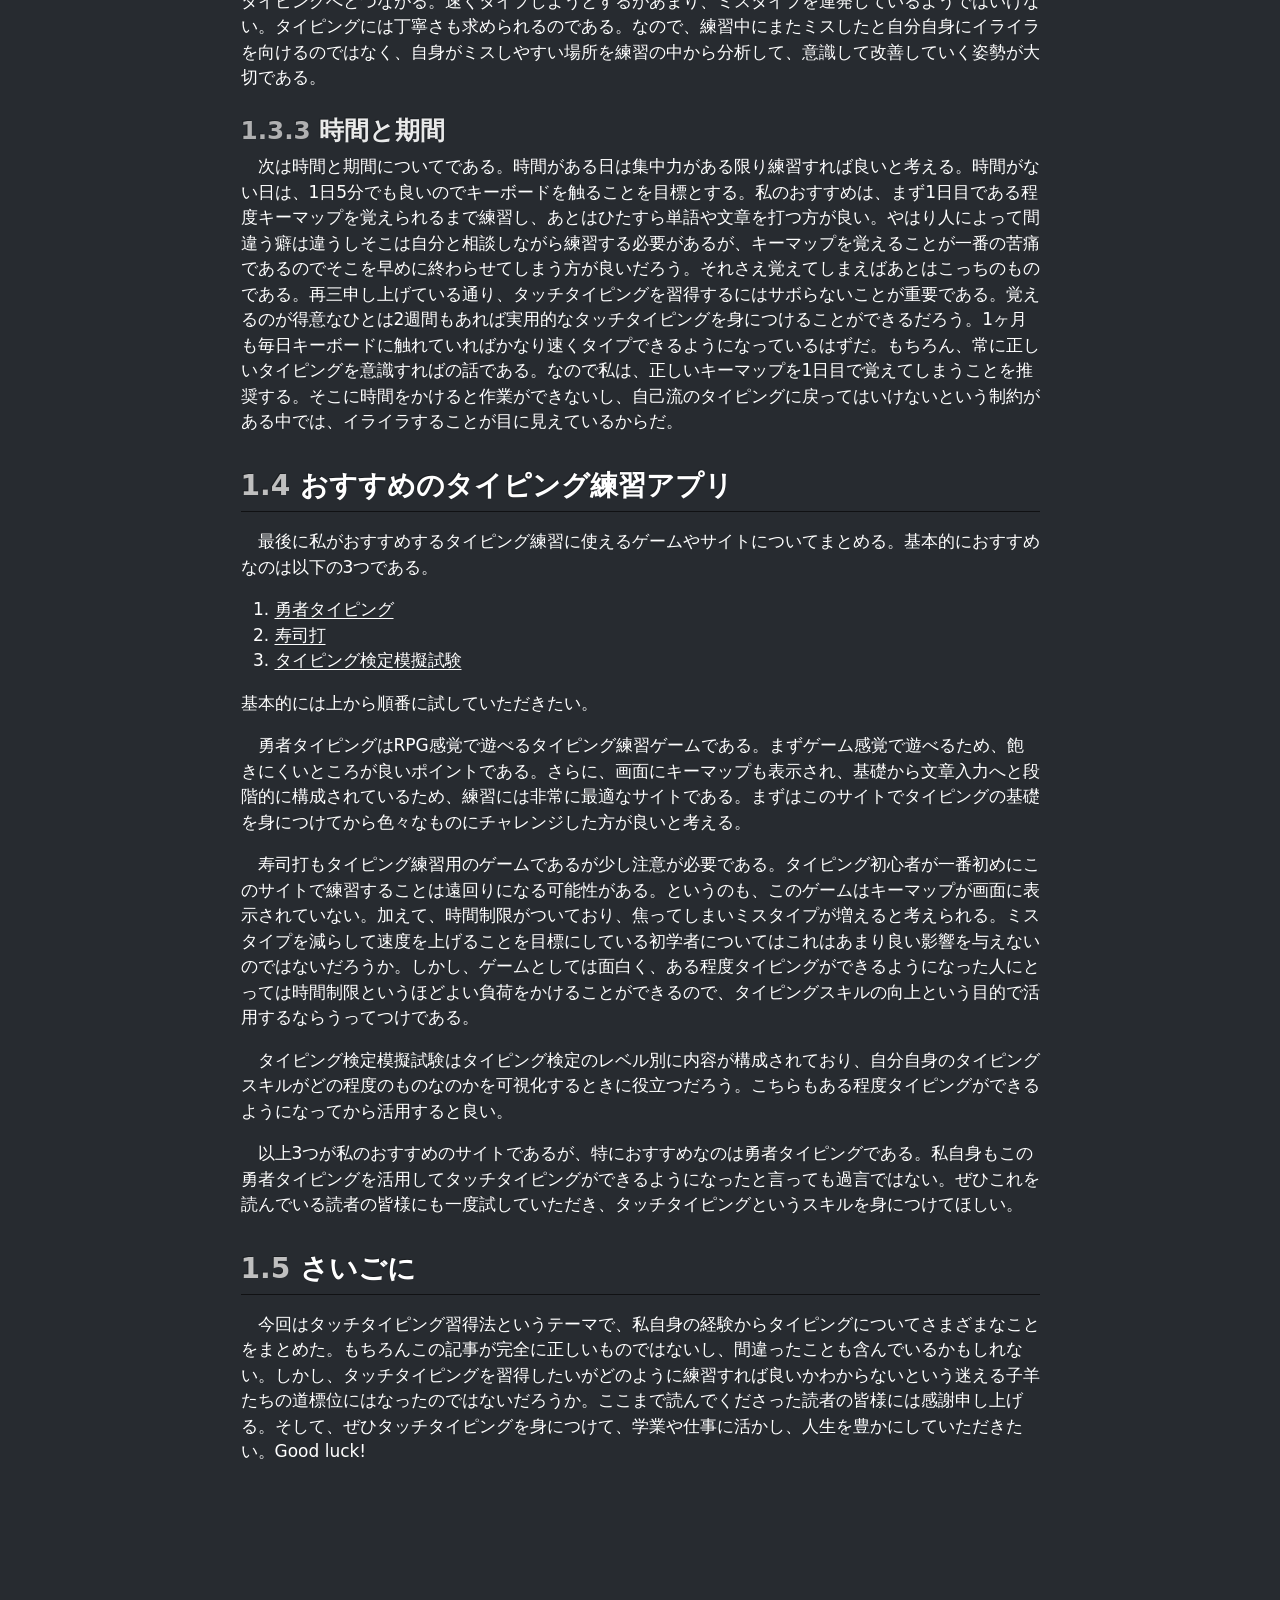
<file: docs/posts/typings/index.html>
<!DOCTYPE html>
<html xmlns="http://www.w3.org/1999/xhtml" lang="en" xml:lang="en"><head>

<meta charset="utf-8">
<meta name="generator" content="quarto-1.9.37">

<meta name="viewport" content="width=device-width, initial-scale=1.0, user-scalable=yes">

<meta name="author" content="Ryunosuke Morishita">
<meta name="dcterms.date" content="2026-11-12">

<title>タッチタイピング習得法 – myblog</title>
<style>
/* Default styles provided by pandoc.
** See https://pandoc.org/MANUAL.html#variables-for-html for config info.
*/
code{white-space: pre-wrap;}
span.smallcaps{font-variant: small-caps;}
div.columns{display: flex; gap: min(4vw, 1.5em);}
div.column{flex: auto; overflow-x: auto;}
div.hanging-indent{margin-left: 1.5em; text-indent: -1.5em;}
ul.task-list{list-style: none;}
ul.task-list li input[type="checkbox"] {
  width: 0.8em;
  margin: 0 0.8em 0.2em -1em; /* quarto-specific, see https://github.com/quarto-dev/quarto-cli/issues/4556 */ 
  vertical-align: middle;
}
</style>


<script src="../../site_libs/quarto-nav/quarto-nav.js"></script>
<script src="../../site_libs/quarto-nav/headroom.min.js"></script>
<script src="../../site_libs/clipboard/clipboard.min.js"></script>
<script src="../../site_libs/quarto-search/autocomplete.umd.js"></script>
<script src="../../site_libs/quarto-search/fuse.min.js"></script>
<script src="../../site_libs/quarto-search/quarto-search.js"></script>
<meta name="quarto:offset" content="../../">
<script src="../../site_libs/quarto-html/quarto.js" type="module"></script>
<script src="../../site_libs/quarto-html/tabsets/tabsets.js" type="module"></script>
<script src="../../site_libs/quarto-html/popper.min.js"></script>
<script src="../../site_libs/quarto-html/tippy.umd.min.js"></script>
<script src="../../site_libs/quarto-html/anchor.min.js"></script>
<link href="../../site_libs/quarto-html/tippy.css" rel="stylesheet">
<link href="../../site_libs/quarto-html/quarto-syntax-highlighting-dark-d0ae9245876894da5ac7e18953ecc5cc.css" rel="stylesheet" id="quarto-text-highlighting-styles">
<script src="../../site_libs/bootstrap/bootstrap.min.js"></script>
<link href="../../site_libs/bootstrap/bootstrap-icons.css" rel="stylesheet">
<link href="../../site_libs/bootstrap/bootstrap-73b01e4b6e9df3377261ce56ec5c97ba.min.css" rel="stylesheet" append-hash="true" id="quarto-bootstrap" data-mode="dark">
<script id="quarto-search-options" type="application/json">{
  "location": "navbar",
  "copy-button": false,
  "collapse-after": 3,
  "panel-placement": "end",
  "type": "overlay",
  "limit": 50,
  "keyboard-shortcut": [
    "f",
    "/",
    "s"
  ],
  "show-item-context": false,
  "language": {
    "search-no-results-text": "No results",
    "search-matching-documents-text": "matching documents",
    "search-copy-link-title": "Copy link to search",
    "search-hide-matches-text": "Hide additional matches",
    "search-more-match-text": "more match in this document",
    "search-more-matches-text": "more matches in this document",
    "search-clear-button-title": "Clear",
    "search-text-placeholder": "",
    "search-detached-cancel-button-title": "Cancel",
    "search-submit-button-title": "Submit",
    "search-label": "Search"
  }
}</script>


<link rel="stylesheet" href="../../styles.css">
</head>

<body class="nav-fixed fullcontent quarto-light">

<div id="quarto-search-results"></div>
  <header id="quarto-header" class="headroom fixed-top quarto-banner">
    <nav class="navbar navbar-expand-lg " data-bs-theme="dark">
      <div class="navbar-container container-fluid">
      <div class="navbar-brand-container mx-auto">
    <a class="navbar-brand" href="../../index.html">
    <span class="navbar-title">myblog</span>
    </a>
  </div>
            <div id="quarto-search" class="" title="Search"></div>
          <button class="navbar-toggler" type="button" data-bs-toggle="collapse" data-bs-target="#navbarCollapse" aria-controls="navbarCollapse" role="menu" aria-expanded="false" aria-label="Toggle navigation" onclick="if (window.quartoToggleHeadroom) { window.quartoToggleHeadroom(); }">
  <span class="navbar-toggler-icon"></span>
</button>
          <div class="collapse navbar-collapse" id="navbarCollapse">
            <ul class="navbar-nav navbar-nav-scroll ms-auto">
  <li class="nav-item">
    <a class="nav-link" href="../../about.html"> 
<span class="menu-text">About</span></a>
  </li>  
  <li class="nav-item compact">
    <a class="nav-link" href="https://github.com/ryunosuke-morishita"> <i class="bi bi-github" role="img">
</i> 
<span class="menu-text"></span></a>
  </li>  
</ul>
          </div> <!-- /navcollapse -->
            <div class="quarto-navbar-tools">
</div>
      </div> <!-- /container-fluid -->
    </nav>
</header>
<!-- content -->
<header id="title-block-header" class="quarto-title-block default page-columns page-full">
  <div class="quarto-title-banner page-columns page-full">
    <div class="quarto-title column-body">
      <h1 class="title">タッチタイピング習得法</h1>
                                <div class="quarto-categories">
                <div class="quarto-category">typing</div>
                <div class="quarto-category">computer</div>
                <div class="quarto-category">programming</div>
              </div>
                  </div>
  </div>
    
  
  <div class="quarto-title-meta">

      <div>
      <div class="quarto-title-meta-heading">Author</div>
      <div class="quarto-title-meta-contents">
               <p>Ryunosuke Morishita </p>
            </div>
    </div>
      
      <div>
      <div class="quarto-title-meta-heading">Published</div>
      <div class="quarto-title-meta-contents">
        <p class="date">November 12, 2026</p>
      </div>
    </div>
    
      
    </div>
    
  
  </header><div id="quarto-content" class="quarto-container page-columns page-rows-contents page-layout-article page-navbar">
<!-- sidebar -->
<!-- margin-sidebar -->
    
<!-- main -->
<main class="content quarto-banner-title-block" id="quarto-document-content">





<section id="タッチタイピング習得法" class="level1" data-number="1">
<h1 data-number="1"><span class="header-section-number">1</span> タッチタイピング習得法</h1>
<p>この記事ではタッチタイピングについてまとめる。本記事は初めにタッチタイピングの概要を示す。次に具体的な練習方法や意識した方が良いことについて主張し、最後に私がタッチタイピングを練習する上でおすすめのサイトやゲームを紹介しまとめる。</p>
<section id="タッチタイピングとは" class="level2" data-number="1.1">
<h2 data-number="1.1" class="anchored" data-anchor-id="タッチタイピングとは"><span class="header-section-number">1.1</span> タッチタイピングとは</h2>
<p>　タッチタイピングとは「キーボードを見ずに画面だけを見て文字を入力すること」である。日本では”ブラインドタッチ”と呼ばれることも多い。どちらも同じ意味であるが、ブラインドタッチは和製英語であり、タッチタイピング(Touch typing)が一般的である。また、ブラインドという言葉には「盲目」という意味が含まれるため、配慮も兼ねてタッチタイピングと表した方が無難である。</p>
<p>　この記事ではタッチタイピングについてどうやったら習得できるのかを<strong>私の経験を踏まえて</strong>記述していく。よって科学的な再現性やデータに裏打ちされた根拠があるわけではないことに注意されたい。私がこの記事に込める思いとして、これを読めば一瞬でタッチタイピングができるようになるとか、練習要らずとかそういうことではなく、これからタッチタイピングを身につけようと思う方々に対し、私が効果的だと考える練習方法を提示することにある。要するに、タッチタイピングを習得する上で、無駄な時間や労力をかけないようにしてほしいということである。なのでこの記事は、タッチタイピングができるようになりたいという思いを持つ、意欲あふれた人に対しての道標になればいいと考えている。</p>
<p>　ところで、なぜこの記事を書こうと思ったかについて簡単に説明しておきたい。これは個人的な話だが、学生をはじめ、私の周りにはタッチタイピングができないという人が少なくない。現代は、スマートフォンの普及により、“フリック入力”で文字を打つ習慣が定着している。もちろんフリック入力ができることに越したことはないし、私はフリック入力ができないのでできる人たちを尊敬している。しかし、フリック入力だけでは困る場面が出てくる。少なくともこの記事を読んでいるということは、あなたが自身の生活の中において、タイピングの方が有用だと感じる場面があり、どうやったらタッチタイピングができるようになるかという疑問を抱いたからではないだろうか。大学でのレポートの作成や業務の報告書、プログラミングなどのコーディングにおいても、キーボードの方が入力しやすいのではないだろうか。</p>
<p>　タッチタイピングを習得することで得られるメリットとして真っ先に挙げられるのは、やはり文字を速く打てることである。しかし、純粋な入力スピードだけで言えば、先にあげたフリック入力でも十分に到達可能であろう。</p>
<p>　私が考える最大のメリットは、速さではなく別の画面や資料を見ながら文字を打てることにある。手元を見るタイピングやフリック入力では、どうしても、対象を見る、手元を見て打つ、画面で確認する、という視線の往復が生じる。一方、タッチタイピングが身につけば、視線を資料や別モニターに固定したまま、思考を途切れさせることなく文字を打ち込むことができる。この視線の自由こそが、タッチタイピングがもたらす最も大きな恩恵である。</p>
<p>　プログラミングにおいてはマウスを操作する必要がなくなる。これはキーバインディングにも関係するが、目線を手元から離してキーボードを操作できるため、わざわざマウスに手を伸ばしてカーソルを動かさなくても良くなるのである。こんなに便利なのに私の周りではしばしばできない人を見かけるのが、なんとももったいなく、心苦しい限りである。なので少しでもタッチタイピングができる人が増えればいいなと考え、この記事を執筆する。</p>
</section>
<section id="タッチタイピングの練習に取り組むに際して" class="level2" data-number="1.2">
<h2 data-number="1.2" class="anchored" data-anchor-id="タッチタイピングの練習に取り組むに際して"><span class="header-section-number">1.2</span> タッチタイピングの練習に取り組むに際して</h2>
<p>　この節では私が考える、タッチタイピングの練習に際しての心構えについて簡単に触れる。世の中にはタッチタイピングの練習方法についての記事や動画がありふれており、基本的には練習方法に困らないと考えられるが、その心構えや指の使い方に関して厳しく言及しているものは少ないのではないだろうか。</p>
<p>　まずタッチタイピングを習得するためには練習しないといけない。これはどんなことでもそうであろう。たとえば、ボールを触ったことない人がいきなりバスケットボールを持ってシュートをしてもリングになかなか入らないように、キーボードに慣れていない人がいきなりタッチタイピングをすることはできない。</p>
<p>　そしてタッチタイピングを行う上で重要なことは10本全ての指を使うことである。たまに、小指を使わなくてもいいというような練習方法を目にするが、これはあまり行わない方が良い。実際指の数を多く使えた方が1秒あたりのタイプ数も増えるので、速く文字を打つことができるだろう。そして、キーボードのマップを覚える上でも小指は重要である。バックスペースやエンターキーなど小指で打つ方が、ホームポジションに戻りやすいし、ミスタイプも少なくなるはずである。やはりここでは先人に倣って、マニュアルに沿って練習した方が良いだろう。小指なんて使えないという人も多いだろうが、これは練習していくうちに慣れるものである。<a href="#fig-touch" class="quarto-xref">Figure&nbsp;1</a> にタッチタイピングにおける指の割り当てを示す。</p>
<div id="fig-touch" class="quarto-float quarto-figure quarto-figure-center anchored">
<figure class="quarto-float quarto-float-fig figure">
<div aria-describedby="fig-touch-caption-0ceaefa1-69ba-4598-a22c-09a6ac19f8ca">
<img src="../../data/touchtyping.jpg" class="img-fluid figure-img" style="width:150.0%">
</div>
<figcaption class="quarto-float-caption-bottom quarto-float-caption quarto-float-fig" id="fig-touch-caption-0ceaefa1-69ba-4598-a22c-09a6ac19f8ca">
Figure&nbsp;1: キーボードと指の割り当て（出典：<a href="https://happylilac.net/sy-keyboard03.html">ぷりんときっず</a>）
</figcaption>
</figure>
</div>
<p>　理解することとできることは必ずしも順序があるものではないし、理論的理解が不十分でも実用はできる。たとえば初めて自転車に乗れるようになった時のことを思い出してほしい。初めて補助輪を外した時、どうやって乗れるようになっただろうか。おそらく、何度もペダルを漕いでいるうちに、感覚を掴んで乗れるようになったはずだ。そこには、自転車を乗ることに対しての理論的理解などはなかったはずである。つまり、1秒後にはここの足を動かして、次は逆で、バランスはこの筋肉を使って、といった頭での理解やマニュアル化などはなかっただろう。仕組みを理論的に説明できなくても、練習を繰り返せば体は勝手に動いてくれる。これはタイピングも同じことである。</p>
<p>　ピアニストは演奏する時に鍵盤をいちいち確認はしないし、一流のタッチタイピングスキルを持っている人はキーボードの刻印なんて必要ない。要するに、練習が大事で、そこには理論的理解などは実用する上では必要ないということである。</p>
<p>　次はキーボードの種類についてである。日本語キーボードかUSキーボードのどちらを使えば良いだろうか。これは別にどちらでも問題ない。強いて言えば、日本で仕事をしていく予定であれば日本語キーボードで十分であるし、より広くみるならUSキーボードの方が良いだろう。私はUSキーボードを使用している。ここは好みでもあるので自分でこだわるのが良いだろう。</p>
<p>　タッチタイピングを練習していくといくつか壁にぶつかる。その一つとして挙げられるのが”RTYU”のタイプである。これらのキーは人差し指に対応しているのだが、初めはここのタイプミスが多い。故にストレスが溜まる。これは仕方のないことなので割り切って取り組んだ方が良い。嫌になったら投げ出してもいいし、気分転換に別の作業をしても構わない。とにかく、タイピング練習は毎日続けることが大切なのである。1日でもサボると2日目の自分に戻ると考えた方が良い。とにかく毎日、まずは2週間連続、1日5分からでも良いのでパソコンの前に座ってキーボードを触ることが大切である。</p>
</section>
<section id="タッチタイピングの練習法" class="level2" data-number="1.3">
<h2 data-number="1.3" class="anchored" data-anchor-id="タッチタイピングの練習法"><span class="header-section-number">1.3</span> タッチタイピングの練習法</h2>
<section id="キーボードは敵" class="level3" data-number="1.3.1">
<h3 data-number="1.3.1" class="anchored" data-anchor-id="キーボードは敵"><span class="header-section-number">1.3.1</span> キーボードは敵？？</h3>
<p>　タッチタイピングにおいて最も重要な要素がある。それは、練習中には意地でもキーボードを見ないことである。これはマニュアル車の運転と同じで、運転中に目線をシフトレバーに向けてシフトチェンジを行うとその一瞬のよそ見でも事故につながるかもしれない。だから、シフトレバーには視線を向けずにシフトチェンジできるようになるまで練習することが一般的である。タイピングにおいて手元を見てしまうデメリットは、そもそも入力されていないことに気づかないことや、タイプミス、半角・全角入力のミスを確認できないことにある。よって、タイピング中はキーボードを見ず、画面を見ながらタイプすることが大切である。</p>
<p>　では、いきなりキーボードを見ずにタイピングができるだろうか。実際、タッチタイピングを習得しようとする者がはじめから正確にキーボードを見ずに打つことはできない。それだと、キーボードを見ずにタイプすることが不可能に感じられるかもしれない。しかし、我々は画面を見ることはできる。つまり、画面に自分が打っているキーマップが表示されていれば、それを確認すれば良い。そのため、後述する通り、最初の練習はキーマップが表示されるゲームやアプリケーションがおすすめである。</p>
</section>
<section id="効率的なタイピング" class="level3" data-number="1.3.2">
<h3 data-number="1.3.2" class="anchored" data-anchor-id="効率的なタイピング"><span class="header-section-number">1.3.2</span> 効率的なタイピング</h3>
<p>　 　効率的なタイピングをする上でも重要なことがある。それは、10本全ての指を使うということである。前半にも述べたと思うが、せっかく10本の指があるのにそれを使わないなんて手段はない。黙って、10本の指を矯正しながらタイピングを練習してほしい。タッチタイピングができるようになった時、世界が変わって見えてくるだろう。小指を使わない人をたまに見かけるがそれは邪道であると私は考えている。というのも、小指があれば、CtrlキーやOptionキー、Shiftキー、Windowsなどにおいては、AltはCapsLock（私はwindows userではないので使うかわからないが）等を小指でタイプすることができるので、キーバインディングを使っているユーザーにとってはこれほど嬉しいものはないだろう。あと、大幅に手を動かす必要がないので、ホームポジションに戻りやすく、ミスタイプが少なくなることもメリットである。</p>
<p>　効率的に身につけることも重要である。筆者も含め、読者は日本語ネイティブであると想定できるので、まずは日本語をタイプできるようになるところから始める。順序としては、</p>
<ol type="1">
<li>a, i, u, e, oの母音を見ずに打てるようになる。</li>
<li>その他子音を打てるようになる。</li>
<li>濁点、半濁点、句読点を打てるようになる。</li>
<li>短い単語を打てるようになる。</li>
<li>短い文章を打てるようになる。</li>
<li>記号（かっこなど）を含んだ文章を打てるようになる。</li>
</ol>
<p>を意識すると良いと考える。そもそも、ローマ字を覚えていないユーザについてはそちらを復習していただきたい。</p>
<p>　一語一語打った後に必ずホームポジションに指を戻すことも重要である。ホームポジションとは左手人差し指が”F”、右手人差し指が”J”にくるような指の配置のことをいう。このホームポジションを目安にキーマップを練習するうちに覚えるように意識する。毎晩寝る前に、この指はこのキーと頭の中で復習するのもいいだろう。とにかく隙があればキーマップと指の配置を対応させるイメージを持つことが重要であり、意識によって人の行動は変わると私は考える。</p>
<p>　ここまで練習すれば、ある程度日本語が打てるようになっていると考えられる。次に英単語を練習するとよい。日本語は必ず母音に帰ってくるが、英語などはそうではないので別の慣れが必要である。しかし、ある程度のキーマップは頭に入っているので、はじめの苦労に比べれば安いものである。</p>
<p>　効率的なタイピングを身につける上で、元々自分が行なっていたタイプ方法は一度記憶から消し去って、新しくインプットした方が良い。自己流のタイプ方法は悪癖であり、最大の敵である。正しい方法を練習しているにもかかわらず、癖が抜けないなんてことは珍しくない。これを防ぐためには常に正しいタイピングを意識する必要がある。要は練習期間においては、どれだけタイプが遅かろうが、イライラが募ろうが、精神的に苦しかろうが、必ず正しいタイピングを意識する。やはり今までのタイピングの方が矯正をはじめた頃よりも速いので、そちらを使いたくなってしまう。これは人間である以上仕方のないことであり、意志の弱い生き物であることを悔いた方がいいだろう。ここは自分に厳しくなるポイントである。これができるかできないかで、タッチタイピングを習得できる効率性が変わると考えている。</p>
<p>　タイピングにおいてはミスタイプを減らすことが重要である。ミスタイプを減らすことで結果的に速いタイピングへとつながる。速くタイプしようとするがあまり、ミスタイプを連発しているようではいけない。タイピングには丁寧さも求められるのである。なので、練習中にまたミスしたと自分自身にイライラを向けるのではなく、自身がミスしやすい場所を練習の中から分析して、意識して改善していく姿勢が大切である。</p>
</section>
<section id="時間と期間" class="level3" data-number="1.3.3">
<h3 data-number="1.3.3" class="anchored" data-anchor-id="時間と期間"><span class="header-section-number">1.3.3</span> 時間と期間</h3>
<p>　次は時間と期間についてである。時間がある日は集中力がある限り練習すれば良いと考える。時間がない日は、1日5分でも良いのでキーボードを触ることを目標とする。私のおすすめは、まず1日目である程度キーマップを覚えられるまで練習し、あとはひたすら単語や文章を打つ方が良い。やはり人によって間違う癖は違うしそこは自分と相談しながら練習する必要があるが、キーマップを覚えることが一番の苦痛であるのでそこを早めに終わらせてしまう方が良いだろう。それさえ覚えてしまえばあとはこっちのものである。再三申し上げている通り、タッチタイピングを習得するにはサボらないことが重要である。覚えるのが得意なひとは2週間もあれば実用的なタッチタイピングを身につけることができるだろう。1ヶ月も毎日キーボードに触れていればかなり速くタイプできるようになっているはずだ。もちろん、常に正しいタイピングを意識すればの話である。なので私は、正しいキーマップを1日目で覚えてしまうことを推奨する。そこに時間をかけると作業ができないし、自己流のタイピングに戻ってはいけないという制約がある中では、イライラすることが目に見えているからだ。</p>
</section>
</section>
<section id="おすすめのタイピング練習アプリ" class="level2" data-number="1.4">
<h2 data-number="1.4" class="anchored" data-anchor-id="おすすめのタイピング練習アプリ"><span class="header-section-number">1.4</span> おすすめのタイピング練習アプリ</h2>
<p>　最後に私がおすすめするタイピング練習に使えるゲームやサイトについてまとめる。基本的におすすめなのは以下の3つである。</p>
<ol type="1">
<li><a href="https://bravetyping.net/">勇者タイピング</a></li>
<li><a href="https://sushida.net/">寿司打</a></li>
<li><a href="https://kentei.e-typing.ne.jp/select-mock-exam">タイピング検定模擬試験</a></li>
</ol>
<p>基本的には上から順番に試していただきたい。</p>
<p>　勇者タイピングはRPG感覚で遊べるタイピング練習ゲームである。まずゲーム感覚で遊べるため、飽きにくいところが良いポイントである。さらに、画面にキーマップも表示され、基礎から文章入力へと段階的に構成されているため、練習には非常に最適なサイトである。まずはこのサイトでタイピングの基礎を身につけてから色々なものにチャレンジした方が良いと考える。</p>
<p>　寿司打もタイピング練習用のゲームであるが少し注意が必要である。タイピング初心者が一番初めにこのサイトで練習することは遠回りになる可能性がある。というのも、このゲームはキーマップが画面に表示されていない。加えて、時間制限がついており、焦ってしまいミスタイプが増えると考えられる。ミスタイプを減らして速度を上げることを目標にしている初学者についてはこれはあまり良い影響を与えないのではないだろうか。しかし、ゲームとしては面白く、ある程度タイピングができるようになった人にとっては時間制限というほどよい負荷をかけることができるので、タイピングスキルの向上という目的で活用するならうってつけである。</p>
<p>　タイピング検定模擬試験はタイピング検定のレベル別に内容が構成されており、自分自身のタイピングスキルがどの程度のものなのかを可視化するときに役立つだろう。こちらもある程度タイピングができるようになってから活用すると良い。</p>
<p>　以上3つが私のおすすめのサイトであるが、特におすすめなのは勇者タイピングである。私自身もこの勇者タイピングを活用してタッチタイピングができるようになったと言っても過言ではない。ぜひこれを読んでいる読者の皆様にも一度試していただき、タッチタイピングというスキルを身につけてほしい。</p>
</section>
<section id="さいごに" class="level2" data-number="1.5">
<h2 data-number="1.5" class="anchored" data-anchor-id="さいごに"><span class="header-section-number">1.5</span> さいごに</h2>
<p>　今回はタッチタイピング習得法というテーマで、私自身の経験からタイピングについてさまざまなことをまとめた。もちろんこの記事が完全に正しいものではないし、間違ったことも含んでいるかもしれない。しかし、タッチタイピングを習得したいがどのように練習すれば良いかわからないという迷える子羊たちの道標位にはなったのではないだろうか。ここまで読んでくださった読者の皆様には感謝申し上げる。そして、ぜひタッチタイピングを身につけて、学業や仕事に活かし、人生を豊かにしていただきたい。Good luck!</p>
<p>　</p>


</section>
</section>

</main> <!-- /main -->
<script id="quarto-html-after-body" type="application/javascript">
  window.document.addEventListener("DOMContentLoaded", function (event) {
    const icon = "";
    const anchorJS = new window.AnchorJS();
    anchorJS.options = {
      placement: 'right',
      icon: icon
    };
    anchorJS.add('.anchored');
    const isCodeAnnotation = (el) => {
      for (const clz of el.classList) {
        if (clz.startsWith('code-annotation-')) {                     
          return true;
        }
      }
      return false;
    }
    const onCopySuccess = function(e) {
      // button target
      const button = e.trigger;
      // don't keep focus
      button.blur();
      // flash "checked"
      button.classList.add('code-copy-button-checked');
      var currentTitle = button.getAttribute("title");
      button.setAttribute("title", "Copied!");
      let tooltip;
      if (window.bootstrap) {
        button.setAttribute("data-bs-toggle", "tooltip");
        button.setAttribute("data-bs-placement", "left");
        button.setAttribute("data-bs-title", "Copied!");
        tooltip = new bootstrap.Tooltip(button, 
          { trigger: "manual", 
            customClass: "code-copy-button-tooltip",
            offset: [0, -8]});
        tooltip.show();    
      }
      setTimeout(function() {
        if (tooltip) {
          tooltip.hide();
          button.removeAttribute("data-bs-title");
          button.removeAttribute("data-bs-toggle");
          button.removeAttribute("data-bs-placement");
        }
        button.setAttribute("title", currentTitle);
        button.classList.remove('code-copy-button-checked');
      }, 1000);
      // clear code selection
      e.clearSelection();
    }
    const getTextToCopy = function(trigger) {
      const outerScaffold = trigger.parentElement.cloneNode(true);
      const codeEl = outerScaffold.querySelector('code');
      for (const childEl of codeEl.children) {
        if (isCodeAnnotation(childEl)) {
          childEl.remove();
        }
      }
      return codeEl.innerText;
    }
    const clipboard = new window.ClipboardJS('.code-copy-button:not([data-in-quarto-modal])', {
      text: getTextToCopy
    });
    clipboard.on('success', onCopySuccess);
    if (window.document.getElementById('quarto-embedded-source-code-modal')) {
      const clipboardModal = new window.ClipboardJS('.code-copy-button[data-in-quarto-modal]', {
        text: getTextToCopy,
        container: window.document.getElementById('quarto-embedded-source-code-modal')
      });
      clipboardModal.on('success', onCopySuccess);
    }
      var localhostRegex = new RegExp(/^(?:http|https):\/\/localhost\:?[0-9]*\//);
      var mailtoRegex = new RegExp(/^mailto:/);
        var filterRegex = new RegExp("https:\/\/ryunosuke-morishita\.github\.io\/");
      var isInternal = (href) => {
          return filterRegex.test(href) || localhostRegex.test(href) || mailtoRegex.test(href);
      }
      // Inspect non-navigation links and adorn them if external
     var links = window.document.querySelectorAll('a[href]:not(.nav-link):not(.navbar-brand):not(.toc-action):not(.sidebar-link):not(.sidebar-item-toggle):not(.pagination-link):not(.no-external):not([aria-hidden]):not(.dropdown-item):not(.quarto-navigation-tool):not(.about-link)');
      for (var i=0; i<links.length; i++) {
        const link = links[i];
        if (!isInternal(link.href)) {
          // undo the damage that might have been done by quarto-nav.js in the case of
          // links that we want to consider external
          if (link.dataset.originalHref !== undefined) {
            link.href = link.dataset.originalHref;
          }
        }
      }
    function tippyHover(el, contentFn, onTriggerFn, onUntriggerFn) {
      const config = {
        allowHTML: true,
        maxWidth: 500,
        delay: 100,
        arrow: false,
        appendTo: function(el) {
            return el.parentElement;
        },
        interactive: true,
        interactiveBorder: 10,
        theme: 'quarto',
        placement: 'bottom-start',
      };
      if (contentFn) {
        config.content = contentFn;
      }
      if (onTriggerFn) {
        config.onTrigger = onTriggerFn;
      }
      if (onUntriggerFn) {
        config.onUntrigger = onUntriggerFn;
      }
      window.tippy(el, config); 
    }
    const noterefs = window.document.querySelectorAll('a[role="doc-noteref"]');
    for (var i=0; i<noterefs.length; i++) {
      const ref = noterefs[i];
      tippyHover(ref, function() {
        // use id or data attribute instead here
        let href = ref.getAttribute('data-footnote-href') || ref.getAttribute('href');
        try { href = new URL(href).hash; } catch {}
        const id = href.replace(/^#\/?/, "");
        const note = window.document.getElementById(id);
        if (note) {
          return note.innerHTML;
        } else {
          return "";
        }
      });
    }
    const xrefs = window.document.querySelectorAll('a.quarto-xref');
    const processXRef = (id, note) => {
      // Strip column container classes
      const stripColumnClz = (el) => {
        el.classList.remove("page-full", "page-columns");
        if (el.children) {
          for (const child of el.children) {
            stripColumnClz(child);
          }
        }
      }
      stripColumnClz(note)
      if (id === null || id.startsWith('sec-')) {
        // Special case sections, only their first couple elements
        const container = document.createElement("div");
        if (note.children && note.children.length > 2) {
          container.appendChild(note.children[0].cloneNode(true));
          for (let i = 1; i < note.children.length; i++) {
            const child = note.children[i];
            if (child.tagName === "P" && child.innerText === "") {
              continue;
            } else {
              container.appendChild(child.cloneNode(true));
              break;
            }
          }
          if (window.Quarto?.typesetMath) {
            window.Quarto.typesetMath(container);
          }
          return container.innerHTML
        } else {
          if (window.Quarto?.typesetMath) {
            window.Quarto.typesetMath(note);
          }
          return note.innerHTML;
        }
      } else {
        // Remove any anchor links if they are present
        const anchorLink = note.querySelector('a.anchorjs-link');
        if (anchorLink) {
          anchorLink.remove();
        }
        if (window.Quarto?.typesetMath) {
          window.Quarto.typesetMath(note);
        }
        if (note.classList.contains("callout")) {
          return note.outerHTML;
        } else {
          return note.innerHTML;
        }
      }
    }
    for (var i=0; i<xrefs.length; i++) {
      const xref = xrefs[i];
      tippyHover(xref, undefined, function(instance) {
        instance.disable();
        let url = xref.getAttribute('href');
        let hash = undefined; 
        if (url.startsWith('#')) {
          hash = url;
        } else {
          try { hash = new URL(url).hash; } catch {}
        }
        if (hash) {
          const id = hash.replace(/^#\/?/, "");
          const note = window.document.getElementById(id);
          if (note !== null) {
            try {
              const html = processXRef(id, note.cloneNode(true));
              instance.setContent(html);
            } finally {
              instance.enable();
              instance.show();
            }
          } else {
            // See if we can fetch this
            fetch(url.split('#')[0])
            .then(res => res.text())
            .then(html => {
              const parser = new DOMParser();
              const htmlDoc = parser.parseFromString(html, "text/html");
              const note = htmlDoc.getElementById(id);
              if (note !== null) {
                const html = processXRef(id, note);
                instance.setContent(html);
              } 
            }).finally(() => {
              instance.enable();
              instance.show();
            });
          }
        } else {
          // See if we can fetch a full url (with no hash to target)
          // This is a special case and we should probably do some content thinning / targeting
          fetch(url)
          .then(res => res.text())
          .then(html => {
            const parser = new DOMParser();
            const htmlDoc = parser.parseFromString(html, "text/html");
            const note = htmlDoc.querySelector('main.content');
            if (note !== null) {
              // This should only happen for chapter cross references
              // (since there is no id in the URL)
              // remove the first header
              if (note.children.length > 0 && note.children[0].tagName === "HEADER") {
                note.children[0].remove();
              }
              const html = processXRef(null, note);
              instance.setContent(html);
            } 
          }).finally(() => {
            instance.enable();
            instance.show();
          });
        }
      }, function(instance) {
      });
    }
        let selectedAnnoteEl;
        const selectorForAnnotation = ( cell, annotation) => {
          let cellAttr = 'data-code-cell="' + cell + '"';
          let lineAttr = 'data-code-annotation="' +  annotation + '"';
          const selector = 'span[' + cellAttr + '][' + lineAttr + ']';
          return selector;
        }
        const selectCodeLines = (annoteEl) => {
          const doc = window.document;
          const targetCell = annoteEl.getAttribute("data-target-cell");
          const targetAnnotation = annoteEl.getAttribute("data-target-annotation");
          const annoteSpan = window.document.querySelector(selectorForAnnotation(targetCell, targetAnnotation));
          const lines = annoteSpan.getAttribute("data-code-lines").split(",");
          const lineIds = lines.map((line) => {
            return targetCell + "-" + line;
          })
          let top = null;
          let height = null;
          let parent = null;
          if (lineIds.length > 0) {
              //compute the position of the single el (top and bottom and make a div)
              const el = window.document.getElementById(lineIds[0]);
              top = el.offsetTop;
              height = el.offsetHeight;
              parent = el.parentElement.parentElement;
            if (lineIds.length > 1) {
              const lastEl = window.document.getElementById(lineIds[lineIds.length - 1]);
              const bottom = lastEl.offsetTop + lastEl.offsetHeight;
              height = bottom - top;
            }
            if (top !== null && height !== null && parent !== null) {
              // cook up a div (if necessary) and position it 
              let div = window.document.getElementById("code-annotation-line-highlight");
              if (div === null) {
                div = window.document.createElement("div");
                div.setAttribute("id", "code-annotation-line-highlight");
                div.style.position = 'absolute';
                parent.appendChild(div);
              }
              div.style.top = top - 2 + "px";
              div.style.height = height + 4 + "px";
              div.style.left = 0;
              let gutterDiv = window.document.getElementById("code-annotation-line-highlight-gutter");
              if (gutterDiv === null) {
                gutterDiv = window.document.createElement("div");
                gutterDiv.setAttribute("id", "code-annotation-line-highlight-gutter");
                gutterDiv.style.position = 'absolute';
                const codeCell = window.document.getElementById(targetCell);
                const gutter = codeCell.querySelector('.code-annotation-gutter');
                gutter.appendChild(gutterDiv);
              }
              gutterDiv.style.top = top - 2 + "px";
              gutterDiv.style.height = height + 4 + "px";
            }
            selectedAnnoteEl = annoteEl;
          }
        };
        const unselectCodeLines = () => {
          const elementsIds = ["code-annotation-line-highlight", "code-annotation-line-highlight-gutter"];
          elementsIds.forEach((elId) => {
            const div = window.document.getElementById(elId);
            if (div) {
              div.remove();
            }
          });
          selectedAnnoteEl = undefined;
        };
          // Handle positioning of the toggle
      window.addEventListener(
        "resize",
        throttle(() => {
          elRect = undefined;
          if (selectedAnnoteEl) {
            selectCodeLines(selectedAnnoteEl);
          }
        }, 10)
      );
      function throttle(fn, ms) {
      let throttle = false;
      let timer;
        return (...args) => {
          if(!throttle) { // first call gets through
              fn.apply(this, args);
              throttle = true;
          } else { // all the others get throttled
              if(timer) clearTimeout(timer); // cancel #2
              timer = setTimeout(() => {
                fn.apply(this, args);
                timer = throttle = false;
              }, ms);
          }
        };
      }
        // Attach click handler to the DT
        const annoteDls = window.document.querySelectorAll('dt[data-target-cell]');
        for (const annoteDlNode of annoteDls) {
          annoteDlNode.addEventListener('click', (event) => {
            const clickedEl = event.target;
            if (clickedEl !== selectedAnnoteEl) {
              unselectCodeLines();
              const activeEl = window.document.querySelector('dt[data-target-cell].code-annotation-active');
              if (activeEl) {
                activeEl.classList.remove('code-annotation-active');
              }
              selectCodeLines(clickedEl);
              clickedEl.classList.add('code-annotation-active');
            } else {
              // Unselect the line
              unselectCodeLines();
              clickedEl.classList.remove('code-annotation-active');
            }
          });
        }
    const findCites = (el) => {
      const parentEl = el.parentElement;
      if (parentEl) {
        const cites = parentEl.dataset.cites;
        if (cites) {
          return {
            el,
            cites: cites.split(' ')
          };
        } else {
          return findCites(el.parentElement)
        }
      } else {
        return undefined;
      }
    };
    var bibliorefs = window.document.querySelectorAll('a[role="doc-biblioref"]');
    for (var i=0; i<bibliorefs.length; i++) {
      const ref = bibliorefs[i];
      const citeInfo = findCites(ref);
      if (citeInfo) {
        tippyHover(citeInfo.el, function() {
          var popup = window.document.createElement('div');
          citeInfo.cites.forEach(function(cite) {
            var citeDiv = window.document.createElement('div');
            citeDiv.classList.add('hanging-indent');
            citeDiv.classList.add('csl-entry');
            var biblioDiv = window.document.getElementById('ref-' + cite);
            if (biblioDiv) {
              citeDiv.innerHTML = biblioDiv.innerHTML;
            }
            popup.appendChild(citeDiv);
          });
          return popup.innerHTML;
        });
      }
    }
  });
  </script>
</div> <!-- /content -->




</body></html>
</file>
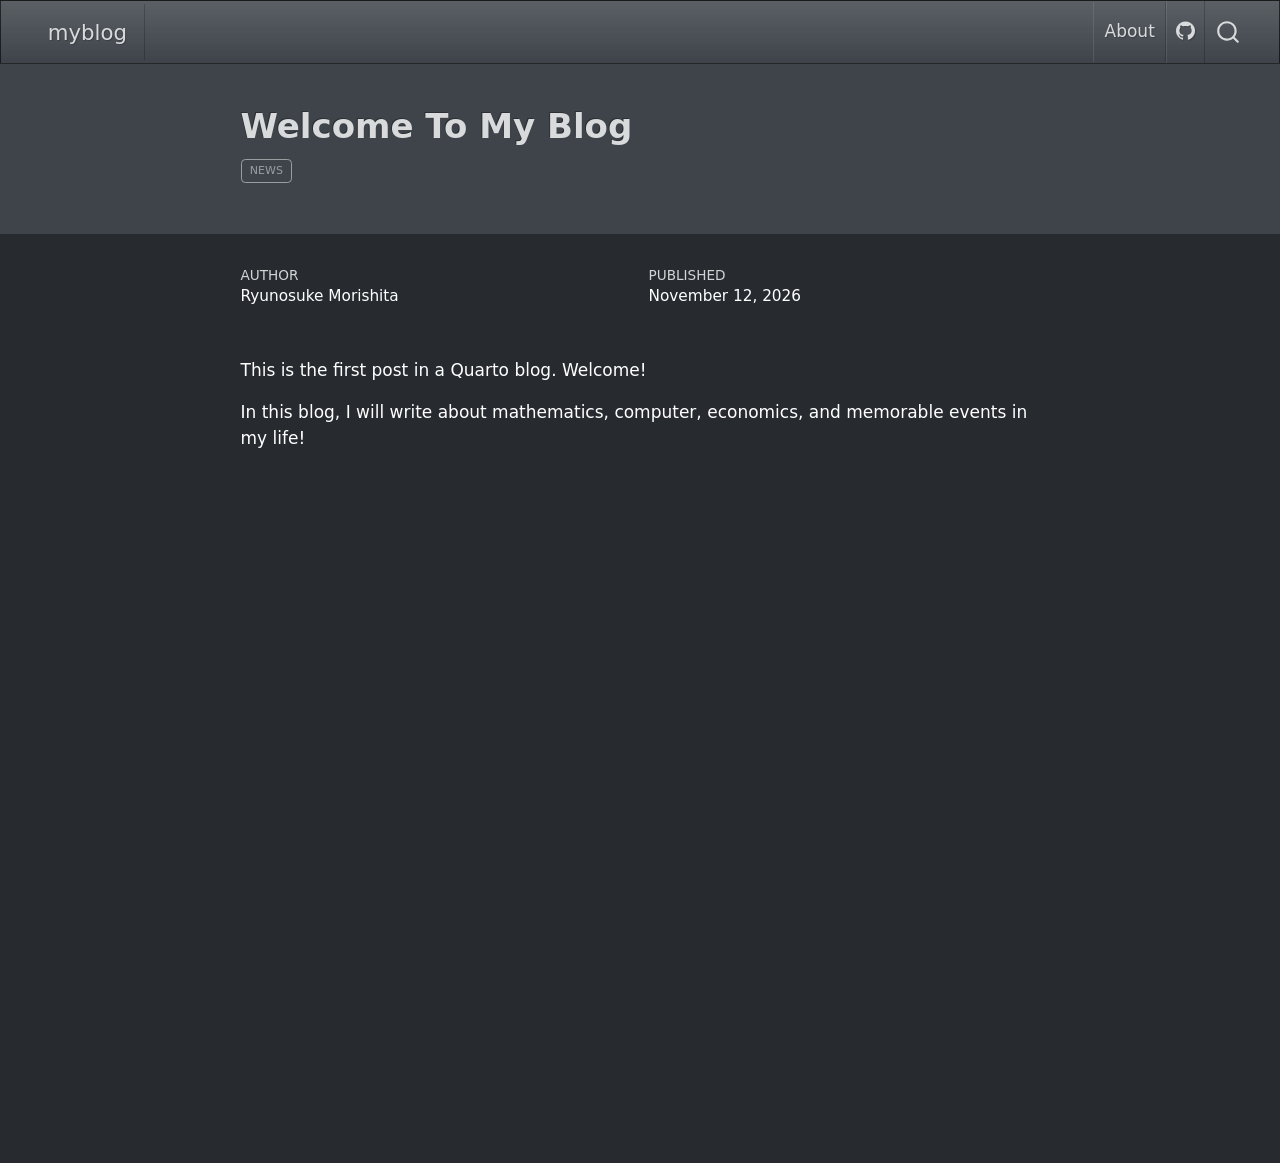
<file: docs/posts/welcome/index.html>
<!DOCTYPE html>
<html xmlns="http://www.w3.org/1999/xhtml" lang="en" xml:lang="en"><head>

<meta charset="utf-8">
<meta name="generator" content="quarto-1.9.37">

<meta name="viewport" content="width=device-width, initial-scale=1.0, user-scalable=yes">

<meta name="author" content="Ryunosuke Morishita">
<meta name="dcterms.date" content="2026-11-12">

<title>Welcome To My Blog – myblog</title>
<style>
/* Default styles provided by pandoc.
** See https://pandoc.org/MANUAL.html#variables-for-html for config info.
*/
code{white-space: pre-wrap;}
span.smallcaps{font-variant: small-caps;}
div.columns{display: flex; gap: min(4vw, 1.5em);}
div.column{flex: auto; overflow-x: auto;}
div.hanging-indent{margin-left: 1.5em; text-indent: -1.5em;}
ul.task-list{list-style: none;}
ul.task-list li input[type="checkbox"] {
  width: 0.8em;
  margin: 0 0.8em 0.2em -1em; /* quarto-specific, see https://github.com/quarto-dev/quarto-cli/issues/4556 */ 
  vertical-align: middle;
}
</style>


<script src="../../site_libs/quarto-nav/quarto-nav.js"></script>
<script src="../../site_libs/quarto-nav/headroom.min.js"></script>
<script src="../../site_libs/clipboard/clipboard.min.js"></script>
<script src="../../site_libs/quarto-search/autocomplete.umd.js"></script>
<script src="../../site_libs/quarto-search/fuse.min.js"></script>
<script src="../../site_libs/quarto-search/quarto-search.js"></script>
<meta name="quarto:offset" content="../../">
<script src="../../site_libs/quarto-html/quarto.js" type="module"></script>
<script src="../../site_libs/quarto-html/tabsets/tabsets.js" type="module"></script>
<script src="../../site_libs/quarto-html/popper.min.js"></script>
<script src="../../site_libs/quarto-html/tippy.umd.min.js"></script>
<script src="../../site_libs/quarto-html/anchor.min.js"></script>
<link href="../../site_libs/quarto-html/tippy.css" rel="stylesheet">
<link href="../../site_libs/quarto-html/quarto-syntax-highlighting-dark-d0ae9245876894da5ac7e18953ecc5cc.css" rel="stylesheet" id="quarto-text-highlighting-styles">
<script src="../../site_libs/bootstrap/bootstrap.min.js"></script>
<link href="../../site_libs/bootstrap/bootstrap-icons.css" rel="stylesheet">
<link href="../../site_libs/bootstrap/bootstrap-73b01e4b6e9df3377261ce56ec5c97ba.min.css" rel="stylesheet" append-hash="true" id="quarto-bootstrap" data-mode="dark">
<script id="quarto-search-options" type="application/json">{
  "location": "navbar",
  "copy-button": false,
  "collapse-after": 3,
  "panel-placement": "end",
  "type": "overlay",
  "limit": 50,
  "keyboard-shortcut": [
    "f",
    "/",
    "s"
  ],
  "show-item-context": false,
  "language": {
    "search-no-results-text": "No results",
    "search-matching-documents-text": "matching documents",
    "search-copy-link-title": "Copy link to search",
    "search-hide-matches-text": "Hide additional matches",
    "search-more-match-text": "more match in this document",
    "search-more-matches-text": "more matches in this document",
    "search-clear-button-title": "Clear",
    "search-text-placeholder": "",
    "search-detached-cancel-button-title": "Cancel",
    "search-submit-button-title": "Submit",
    "search-label": "Search"
  }
}</script>


<link rel="stylesheet" href="../../styles.css">
</head>

<body class="nav-fixed fullcontent quarto-light">

<div id="quarto-search-results"></div>
  <header id="quarto-header" class="headroom fixed-top quarto-banner">
    <nav class="navbar navbar-expand-lg " data-bs-theme="dark">
      <div class="navbar-container container-fluid">
      <div class="navbar-brand-container mx-auto">
    <a class="navbar-brand" href="../../index.html">
    <span class="navbar-title">myblog</span>
    </a>
  </div>
            <div id="quarto-search" class="" title="Search"></div>
          <button class="navbar-toggler" type="button" data-bs-toggle="collapse" data-bs-target="#navbarCollapse" aria-controls="navbarCollapse" role="menu" aria-expanded="false" aria-label="Toggle navigation" onclick="if (window.quartoToggleHeadroom) { window.quartoToggleHeadroom(); }">
  <span class="navbar-toggler-icon"></span>
</button>
          <div class="collapse navbar-collapse" id="navbarCollapse">
            <ul class="navbar-nav navbar-nav-scroll ms-auto">
  <li class="nav-item">
    <a class="nav-link" href="../../about.html"> 
<span class="menu-text">About</span></a>
  </li>  
  <li class="nav-item compact">
    <a class="nav-link" href="https://github.com/"> <i class="bi bi-github" role="img">
</i> 
<span class="menu-text"></span></a>
  </li>  
</ul>
          </div> <!-- /navcollapse -->
            <div class="quarto-navbar-tools">
</div>
      </div> <!-- /container-fluid -->
    </nav>
</header>
<!-- content -->
<header id="title-block-header" class="quarto-title-block default page-columns page-full">
  <div class="quarto-title-banner page-columns page-full">
    <div class="quarto-title column-body">
      <h1 class="title">Welcome To My Blog</h1>
                                <div class="quarto-categories">
                <div class="quarto-category">news</div>
              </div>
                  </div>
  </div>
    
  
  <div class="quarto-title-meta">

      <div>
      <div class="quarto-title-meta-heading">Author</div>
      <div class="quarto-title-meta-contents">
               <p>Ryunosuke Morishita </p>
            </div>
    </div>
      
      <div>
      <div class="quarto-title-meta-heading">Published</div>
      <div class="quarto-title-meta-contents">
        <p class="date">November 12, 2026</p>
      </div>
    </div>
    
      
    </div>
    
  
  </header><div id="quarto-content" class="quarto-container page-columns page-rows-contents page-layout-article page-navbar">
<!-- sidebar -->
<!-- margin-sidebar -->
    
<!-- main -->
<main class="content quarto-banner-title-block" id="quarto-document-content">





<p>This is the first post in a Quarto blog. Welcome!</p>
<p>In this blog, I will write about mathematics, computer, economics, and memorable events in my life!</p>



</main> <!-- /main -->
<script id="quarto-html-after-body" type="application/javascript">
  window.document.addEventListener("DOMContentLoaded", function (event) {
    const icon = "";
    const anchorJS = new window.AnchorJS();
    anchorJS.options = {
      placement: 'right',
      icon: icon
    };
    anchorJS.add('.anchored');
    const isCodeAnnotation = (el) => {
      for (const clz of el.classList) {
        if (clz.startsWith('code-annotation-')) {                     
          return true;
        }
      }
      return false;
    }
    const onCopySuccess = function(e) {
      // button target
      const button = e.trigger;
      // don't keep focus
      button.blur();
      // flash "checked"
      button.classList.add('code-copy-button-checked');
      var currentTitle = button.getAttribute("title");
      button.setAttribute("title", "Copied!");
      let tooltip;
      if (window.bootstrap) {
        button.setAttribute("data-bs-toggle", "tooltip");
        button.setAttribute("data-bs-placement", "left");
        button.setAttribute("data-bs-title", "Copied!");
        tooltip = new bootstrap.Tooltip(button, 
          { trigger: "manual", 
            customClass: "code-copy-button-tooltip",
            offset: [0, -8]});
        tooltip.show();    
      }
      setTimeout(function() {
        if (tooltip) {
          tooltip.hide();
          button.removeAttribute("data-bs-title");
          button.removeAttribute("data-bs-toggle");
          button.removeAttribute("data-bs-placement");
        }
        button.setAttribute("title", currentTitle);
        button.classList.remove('code-copy-button-checked');
      }, 1000);
      // clear code selection
      e.clearSelection();
    }
    const getTextToCopy = function(trigger) {
      const outerScaffold = trigger.parentElement.cloneNode(true);
      const codeEl = outerScaffold.querySelector('code');
      for (const childEl of codeEl.children) {
        if (isCodeAnnotation(childEl)) {
          childEl.remove();
        }
      }
      return codeEl.innerText;
    }
    const clipboard = new window.ClipboardJS('.code-copy-button:not([data-in-quarto-modal])', {
      text: getTextToCopy
    });
    clipboard.on('success', onCopySuccess);
    if (window.document.getElementById('quarto-embedded-source-code-modal')) {
      const clipboardModal = new window.ClipboardJS('.code-copy-button[data-in-quarto-modal]', {
        text: getTextToCopy,
        container: window.document.getElementById('quarto-embedded-source-code-modal')
      });
      clipboardModal.on('success', onCopySuccess);
    }
      var localhostRegex = new RegExp(/^(?:http|https):\/\/localhost\:?[0-9]*\//);
      var mailtoRegex = new RegExp(/^mailto:/);
        var filterRegex = new RegExp("https:\/\/your-website-url\.example\.com");
      var isInternal = (href) => {
          return filterRegex.test(href) || localhostRegex.test(href) || mailtoRegex.test(href);
      }
      // Inspect non-navigation links and adorn them if external
     var links = window.document.querySelectorAll('a[href]:not(.nav-link):not(.navbar-brand):not(.toc-action):not(.sidebar-link):not(.sidebar-item-toggle):not(.pagination-link):not(.no-external):not([aria-hidden]):not(.dropdown-item):not(.quarto-navigation-tool):not(.about-link)');
      for (var i=0; i<links.length; i++) {
        const link = links[i];
        if (!isInternal(link.href)) {
          // undo the damage that might have been done by quarto-nav.js in the case of
          // links that we want to consider external
          if (link.dataset.originalHref !== undefined) {
            link.href = link.dataset.originalHref;
          }
        }
      }
    function tippyHover(el, contentFn, onTriggerFn, onUntriggerFn) {
      const config = {
        allowHTML: true,
        maxWidth: 500,
        delay: 100,
        arrow: false,
        appendTo: function(el) {
            return el.parentElement;
        },
        interactive: true,
        interactiveBorder: 10,
        theme: 'quarto',
        placement: 'bottom-start',
      };
      if (contentFn) {
        config.content = contentFn;
      }
      if (onTriggerFn) {
        config.onTrigger = onTriggerFn;
      }
      if (onUntriggerFn) {
        config.onUntrigger = onUntriggerFn;
      }
      window.tippy(el, config); 
    }
    const noterefs = window.document.querySelectorAll('a[role="doc-noteref"]');
    for (var i=0; i<noterefs.length; i++) {
      const ref = noterefs[i];
      tippyHover(ref, function() {
        // use id or data attribute instead here
        let href = ref.getAttribute('data-footnote-href') || ref.getAttribute('href');
        try { href = new URL(href).hash; } catch {}
        const id = href.replace(/^#\/?/, "");
        const note = window.document.getElementById(id);
        if (note) {
          return note.innerHTML;
        } else {
          return "";
        }
      });
    }
    const xrefs = window.document.querySelectorAll('a.quarto-xref');
    const processXRef = (id, note) => {
      // Strip column container classes
      const stripColumnClz = (el) => {
        el.classList.remove("page-full", "page-columns");
        if (el.children) {
          for (const child of el.children) {
            stripColumnClz(child);
          }
        }
      }
      stripColumnClz(note)
      if (id === null || id.startsWith('sec-')) {
        // Special case sections, only their first couple elements
        const container = document.createElement("div");
        if (note.children && note.children.length > 2) {
          container.appendChild(note.children[0].cloneNode(true));
          for (let i = 1; i < note.children.length; i++) {
            const child = note.children[i];
            if (child.tagName === "P" && child.innerText === "") {
              continue;
            } else {
              container.appendChild(child.cloneNode(true));
              break;
            }
          }
          if (window.Quarto?.typesetMath) {
            window.Quarto.typesetMath(container);
          }
          return container.innerHTML
        } else {
          if (window.Quarto?.typesetMath) {
            window.Quarto.typesetMath(note);
          }
          return note.innerHTML;
        }
      } else {
        // Remove any anchor links if they are present
        const anchorLink = note.querySelector('a.anchorjs-link');
        if (anchorLink) {
          anchorLink.remove();
        }
        if (window.Quarto?.typesetMath) {
          window.Quarto.typesetMath(note);
        }
        if (note.classList.contains("callout")) {
          return note.outerHTML;
        } else {
          return note.innerHTML;
        }
      }
    }
    for (var i=0; i<xrefs.length; i++) {
      const xref = xrefs[i];
      tippyHover(xref, undefined, function(instance) {
        instance.disable();
        let url = xref.getAttribute('href');
        let hash = undefined; 
        if (url.startsWith('#')) {
          hash = url;
        } else {
          try { hash = new URL(url).hash; } catch {}
        }
        if (hash) {
          const id = hash.replace(/^#\/?/, "");
          const note = window.document.getElementById(id);
          if (note !== null) {
            try {
              const html = processXRef(id, note.cloneNode(true));
              instance.setContent(html);
            } finally {
              instance.enable();
              instance.show();
            }
          } else {
            // See if we can fetch this
            fetch(url.split('#')[0])
            .then(res => res.text())
            .then(html => {
              const parser = new DOMParser();
              const htmlDoc = parser.parseFromString(html, "text/html");
              const note = htmlDoc.getElementById(id);
              if (note !== null) {
                const html = processXRef(id, note);
                instance.setContent(html);
              } 
            }).finally(() => {
              instance.enable();
              instance.show();
            });
          }
        } else {
          // See if we can fetch a full url (with no hash to target)
          // This is a special case and we should probably do some content thinning / targeting
          fetch(url)
          .then(res => res.text())
          .then(html => {
            const parser = new DOMParser();
            const htmlDoc = parser.parseFromString(html, "text/html");
            const note = htmlDoc.querySelector('main.content');
            if (note !== null) {
              // This should only happen for chapter cross references
              // (since there is no id in the URL)
              // remove the first header
              if (note.children.length > 0 && note.children[0].tagName === "HEADER") {
                note.children[0].remove();
              }
              const html = processXRef(null, note);
              instance.setContent(html);
            } 
          }).finally(() => {
            instance.enable();
            instance.show();
          });
        }
      }, function(instance) {
      });
    }
        let selectedAnnoteEl;
        const selectorForAnnotation = ( cell, annotation) => {
          let cellAttr = 'data-code-cell="' + cell + '"';
          let lineAttr = 'data-code-annotation="' +  annotation + '"';
          const selector = 'span[' + cellAttr + '][' + lineAttr + ']';
          return selector;
        }
        const selectCodeLines = (annoteEl) => {
          const doc = window.document;
          const targetCell = annoteEl.getAttribute("data-target-cell");
          const targetAnnotation = annoteEl.getAttribute("data-target-annotation");
          const annoteSpan = window.document.querySelector(selectorForAnnotation(targetCell, targetAnnotation));
          const lines = annoteSpan.getAttribute("data-code-lines").split(",");
          const lineIds = lines.map((line) => {
            return targetCell + "-" + line;
          })
          let top = null;
          let height = null;
          let parent = null;
          if (lineIds.length > 0) {
              //compute the position of the single el (top and bottom and make a div)
              const el = window.document.getElementById(lineIds[0]);
              top = el.offsetTop;
              height = el.offsetHeight;
              parent = el.parentElement.parentElement;
            if (lineIds.length > 1) {
              const lastEl = window.document.getElementById(lineIds[lineIds.length - 1]);
              const bottom = lastEl.offsetTop + lastEl.offsetHeight;
              height = bottom - top;
            }
            if (top !== null && height !== null && parent !== null) {
              // cook up a div (if necessary) and position it 
              let div = window.document.getElementById("code-annotation-line-highlight");
              if (div === null) {
                div = window.document.createElement("div");
                div.setAttribute("id", "code-annotation-line-highlight");
                div.style.position = 'absolute';
                parent.appendChild(div);
              }
              div.style.top = top - 2 + "px";
              div.style.height = height + 4 + "px";
              div.style.left = 0;
              let gutterDiv = window.document.getElementById("code-annotation-line-highlight-gutter");
              if (gutterDiv === null) {
                gutterDiv = window.document.createElement("div");
                gutterDiv.setAttribute("id", "code-annotation-line-highlight-gutter");
                gutterDiv.style.position = 'absolute';
                const codeCell = window.document.getElementById(targetCell);
                const gutter = codeCell.querySelector('.code-annotation-gutter');
                gutter.appendChild(gutterDiv);
              }
              gutterDiv.style.top = top - 2 + "px";
              gutterDiv.style.height = height + 4 + "px";
            }
            selectedAnnoteEl = annoteEl;
          }
        };
        const unselectCodeLines = () => {
          const elementsIds = ["code-annotation-line-highlight", "code-annotation-line-highlight-gutter"];
          elementsIds.forEach((elId) => {
            const div = window.document.getElementById(elId);
            if (div) {
              div.remove();
            }
          });
          selectedAnnoteEl = undefined;
        };
          // Handle positioning of the toggle
      window.addEventListener(
        "resize",
        throttle(() => {
          elRect = undefined;
          if (selectedAnnoteEl) {
            selectCodeLines(selectedAnnoteEl);
          }
        }, 10)
      );
      function throttle(fn, ms) {
      let throttle = false;
      let timer;
        return (...args) => {
          if(!throttle) { // first call gets through
              fn.apply(this, args);
              throttle = true;
          } else { // all the others get throttled
              if(timer) clearTimeout(timer); // cancel #2
              timer = setTimeout(() => {
                fn.apply(this, args);
                timer = throttle = false;
              }, ms);
          }
        };
      }
        // Attach click handler to the DT
        const annoteDls = window.document.querySelectorAll('dt[data-target-cell]');
        for (const annoteDlNode of annoteDls) {
          annoteDlNode.addEventListener('click', (event) => {
            const clickedEl = event.target;
            if (clickedEl !== selectedAnnoteEl) {
              unselectCodeLines();
              const activeEl = window.document.querySelector('dt[data-target-cell].code-annotation-active');
              if (activeEl) {
                activeEl.classList.remove('code-annotation-active');
              }
              selectCodeLines(clickedEl);
              clickedEl.classList.add('code-annotation-active');
            } else {
              // Unselect the line
              unselectCodeLines();
              clickedEl.classList.remove('code-annotation-active');
            }
          });
        }
    const findCites = (el) => {
      const parentEl = el.parentElement;
      if (parentEl) {
        const cites = parentEl.dataset.cites;
        if (cites) {
          return {
            el,
            cites: cites.split(' ')
          };
        } else {
          return findCites(el.parentElement)
        }
      } else {
        return undefined;
      }
    };
    var bibliorefs = window.document.querySelectorAll('a[role="doc-biblioref"]');
    for (var i=0; i<bibliorefs.length; i++) {
      const ref = bibliorefs[i];
      const citeInfo = findCites(ref);
      if (citeInfo) {
        tippyHover(citeInfo.el, function() {
          var popup = window.document.createElement('div');
          citeInfo.cites.forEach(function(cite) {
            var citeDiv = window.document.createElement('div');
            citeDiv.classList.add('hanging-indent');
            citeDiv.classList.add('csl-entry');
            var biblioDiv = window.document.getElementById('ref-' + cite);
            if (biblioDiv) {
              citeDiv.innerHTML = biblioDiv.innerHTML;
            }
            popup.appendChild(citeDiv);
          });
          return popup.innerHTML;
        });
      }
    }
  });
  </script>
</div> <!-- /content -->




</body></html>
</file>
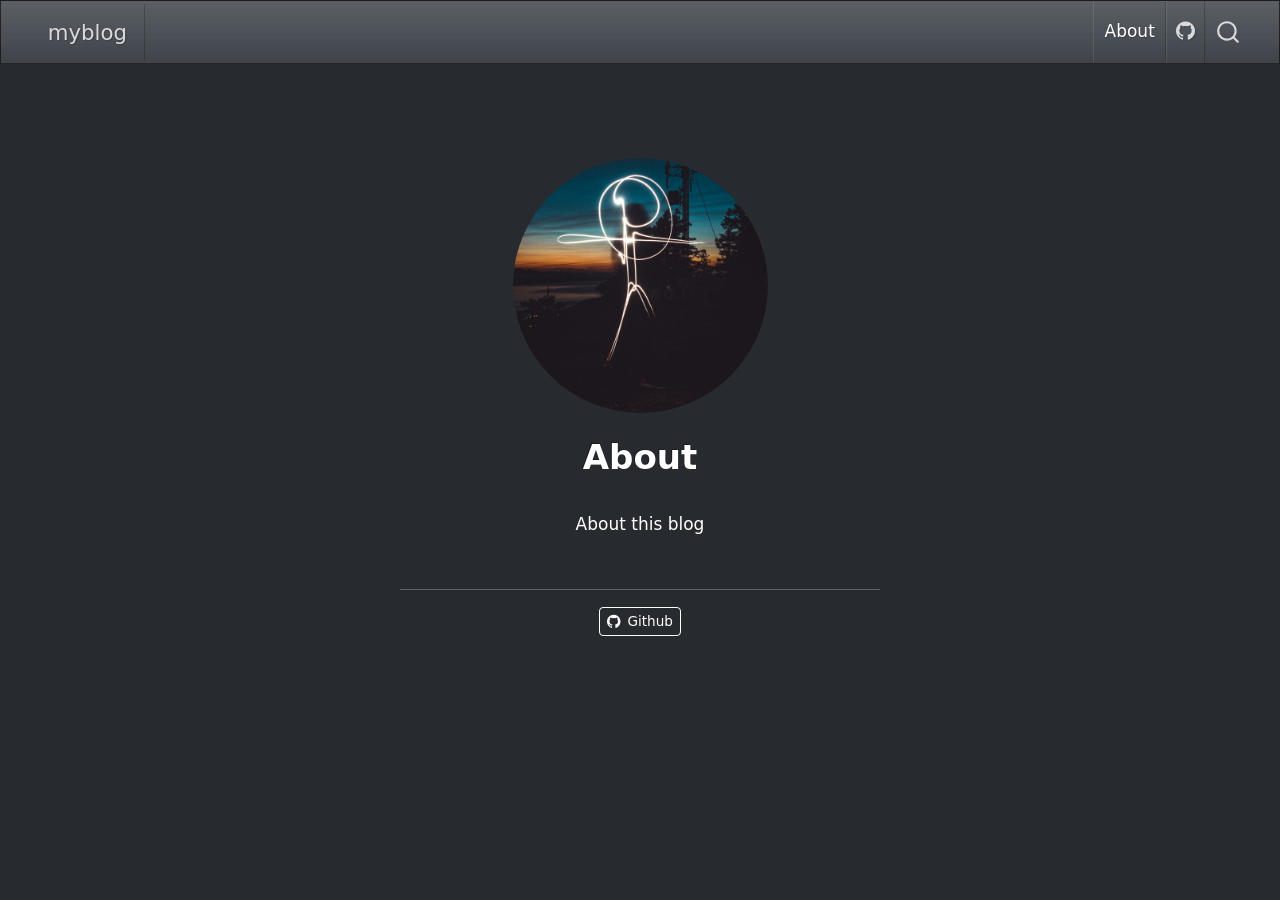
<file: docs/about.html>
<!DOCTYPE html>
<html xmlns="http://www.w3.org/1999/xhtml" lang="en" xml:lang="en"><head>

<meta charset="utf-8">
<meta name="generator" content="quarto-1.9.37">

<meta name="viewport" content="width=device-width, initial-scale=1.0, user-scalable=yes">


<title>About – myblog</title>
<style>
/* Default styles provided by pandoc.
** See https://pandoc.org/MANUAL.html#variables-for-html for config info.
*/
code{white-space: pre-wrap;}
span.smallcaps{font-variant: small-caps;}
div.columns{display: flex; gap: min(4vw, 1.5em);}
div.column{flex: auto; overflow-x: auto;}
div.hanging-indent{margin-left: 1.5em; text-indent: -1.5em;}
ul.task-list{list-style: none;}
ul.task-list li input[type="checkbox"] {
  width: 0.8em;
  margin: 0 0.8em 0.2em -1em; /* quarto-specific, see https://github.com/quarto-dev/quarto-cli/issues/4556 */ 
  vertical-align: middle;
}
</style>


<script src="site_libs/quarto-nav/quarto-nav.js"></script>
<script src="site_libs/quarto-nav/headroom.min.js"></script>
<script src="site_libs/clipboard/clipboard.min.js"></script>
<script src="site_libs/quarto-search/autocomplete.umd.js"></script>
<script src="site_libs/quarto-search/fuse.min.js"></script>
<script src="site_libs/quarto-search/quarto-search.js"></script>
<meta name="quarto:offset" content="./">
<script src="site_libs/quarto-html/quarto.js" type="module"></script>
<script src="site_libs/quarto-html/tabsets/tabsets.js" type="module"></script>
<script src="site_libs/quarto-html/popper.min.js"></script>
<script src="site_libs/quarto-html/tippy.umd.min.js"></script>
<link href="site_libs/quarto-html/tippy.css" rel="stylesheet">
<link href="site_libs/quarto-html/quarto-syntax-highlighting-dark-d0ae9245876894da5ac7e18953ecc5cc.css" rel="stylesheet" id="quarto-text-highlighting-styles">
<script src="site_libs/bootstrap/bootstrap.min.js"></script>
<link href="site_libs/bootstrap/bootstrap-icons.css" rel="stylesheet">
<link href="site_libs/bootstrap/bootstrap-73b01e4b6e9df3377261ce56ec5c97ba.min.css" rel="stylesheet" append-hash="true" id="quarto-bootstrap" data-mode="dark">
<script id="quarto-search-options" type="application/json">{
  "location": "navbar",
  "copy-button": false,
  "collapse-after": 3,
  "panel-placement": "end",
  "type": "overlay",
  "limit": 50,
  "keyboard-shortcut": [
    "f",
    "/",
    "s"
  ],
  "show-item-context": false,
  "language": {
    "search-no-results-text": "No results",
    "search-matching-documents-text": "matching documents",
    "search-copy-link-title": "Copy link to search",
    "search-hide-matches-text": "Hide additional matches",
    "search-more-match-text": "more match in this document",
    "search-more-matches-text": "more matches in this document",
    "search-clear-button-title": "Clear",
    "search-text-placeholder": "",
    "search-detached-cancel-button-title": "Cancel",
    "search-submit-button-title": "Submit",
    "search-label": "Search"
  }
}</script>


<link rel="stylesheet" href="styles.css">
</head>

<body class="nav-fixed fullcontent quarto-light">

<div id="quarto-search-results"></div>
  <header id="quarto-header" class="headroom fixed-top">
    <nav class="navbar navbar-expand-lg " data-bs-theme="dark">
      <div class="navbar-container container-fluid">
      <div class="navbar-brand-container mx-auto">
    <a class="navbar-brand" href="./index.html">
    <span class="navbar-title">myblog</span>
    </a>
  </div>
            <div id="quarto-search" class="" title="Search"></div>
          <button class="navbar-toggler" type="button" data-bs-toggle="collapse" data-bs-target="#navbarCollapse" aria-controls="navbarCollapse" role="menu" aria-expanded="false" aria-label="Toggle navigation" onclick="if (window.quartoToggleHeadroom) { window.quartoToggleHeadroom(); }">
  <span class="navbar-toggler-icon"></span>
</button>
          <div class="collapse navbar-collapse" id="navbarCollapse">
            <ul class="navbar-nav navbar-nav-scroll ms-auto">
  <li class="nav-item">
    <a class="nav-link active" href="./about.html" aria-current="page"> 
<span class="menu-text">About</span></a>
  </li>  
  <li class="nav-item compact">
    <a class="nav-link" href="https://github.com/ryunosuke-morishita"> <i class="bi bi-github" role="img">
</i> 
<span class="menu-text"></span></a>
  </li>  
</ul>
          </div> <!-- /navcollapse -->
            <div class="quarto-navbar-tools">
</div>
      </div> <!-- /container-fluid -->
    </nav>
</header>
<!-- content -->
<div id="quarto-content" class="quarto-container page-columns page-rows-contents page-layout-article page-navbar">
<!-- sidebar -->
<!-- margin-sidebar -->
    
<!-- main -->
<div class="quarto-about-jolla">
  <img src="profile.jpg" class="about-image
  round " style="height: 15em; width: 15em;">
 <header id="title-block-header" class="quarto-title-block default">
<div class="quarto-title">
<h1 class="title">About</h1>
</div>
<div class="quarto-title-meta">
  </div>
</header><main class="content" id="quarto-document-content">
<p>About this blog</p>


</main> 
  <hr class="about-sep">
   <div class="about-links">
  <a href="https://github.com/ryunosuke-morishita" class="about-link" rel="" target="">
    <i class="bi bi-github"></i>
     <span class="about-link-text">Github</span>
  </a>
</div>
</div>
 <!-- /main -->
<script id="quarto-html-after-body" type="application/javascript">
  window.document.addEventListener("DOMContentLoaded", function (event) {
    const isCodeAnnotation = (el) => {
      for (const clz of el.classList) {
        if (clz.startsWith('code-annotation-')) {                     
          return true;
        }
      }
      return false;
    }
    const onCopySuccess = function(e) {
      // button target
      const button = e.trigger;
      // don't keep focus
      button.blur();
      // flash "checked"
      button.classList.add('code-copy-button-checked');
      var currentTitle = button.getAttribute("title");
      button.setAttribute("title", "Copied!");
      let tooltip;
      if (window.bootstrap) {
        button.setAttribute("data-bs-toggle", "tooltip");
        button.setAttribute("data-bs-placement", "left");
        button.setAttribute("data-bs-title", "Copied!");
        tooltip = new bootstrap.Tooltip(button, 
          { trigger: "manual", 
            customClass: "code-copy-button-tooltip",
            offset: [0, -8]});
        tooltip.show();    
      }
      setTimeout(function() {
        if (tooltip) {
          tooltip.hide();
          button.removeAttribute("data-bs-title");
          button.removeAttribute("data-bs-toggle");
          button.removeAttribute("data-bs-placement");
        }
        button.setAttribute("title", currentTitle);
        button.classList.remove('code-copy-button-checked');
      }, 1000);
      // clear code selection
      e.clearSelection();
    }
    const getTextToCopy = function(trigger) {
      const outerScaffold = trigger.parentElement.cloneNode(true);
      const codeEl = outerScaffold.querySelector('code');
      for (const childEl of codeEl.children) {
        if (isCodeAnnotation(childEl)) {
          childEl.remove();
        }
      }
      return codeEl.innerText;
    }
    const clipboard = new window.ClipboardJS('.code-copy-button:not([data-in-quarto-modal])', {
      text: getTextToCopy
    });
    clipboard.on('success', onCopySuccess);
    if (window.document.getElementById('quarto-embedded-source-code-modal')) {
      const clipboardModal = new window.ClipboardJS('.code-copy-button[data-in-quarto-modal]', {
        text: getTextToCopy,
        container: window.document.getElementById('quarto-embedded-source-code-modal')
      });
      clipboardModal.on('success', onCopySuccess);
    }
      var localhostRegex = new RegExp(/^(?:http|https):\/\/localhost\:?[0-9]*\//);
      var mailtoRegex = new RegExp(/^mailto:/);
        var filterRegex = new RegExp("https:\/\/your-website-url\.example\.com");
      var isInternal = (href) => {
          return filterRegex.test(href) || localhostRegex.test(href) || mailtoRegex.test(href);
      }
      // Inspect non-navigation links and adorn them if external
     var links = window.document.querySelectorAll('a[href]:not(.nav-link):not(.navbar-brand):not(.toc-action):not(.sidebar-link):not(.sidebar-item-toggle):not(.pagination-link):not(.no-external):not([aria-hidden]):not(.dropdown-item):not(.quarto-navigation-tool):not(.about-link)');
      for (var i=0; i<links.length; i++) {
        const link = links[i];
        if (!isInternal(link.href)) {
          // undo the damage that might have been done by quarto-nav.js in the case of
          // links that we want to consider external
          if (link.dataset.originalHref !== undefined) {
            link.href = link.dataset.originalHref;
          }
        }
      }
    function tippyHover(el, contentFn, onTriggerFn, onUntriggerFn) {
      const config = {
        allowHTML: true,
        maxWidth: 500,
        delay: 100,
        arrow: false,
        appendTo: function(el) {
            return el.parentElement;
        },
        interactive: true,
        interactiveBorder: 10,
        theme: 'quarto',
        placement: 'bottom-start',
      };
      if (contentFn) {
        config.content = contentFn;
      }
      if (onTriggerFn) {
        config.onTrigger = onTriggerFn;
      }
      if (onUntriggerFn) {
        config.onUntrigger = onUntriggerFn;
      }
      window.tippy(el, config); 
    }
    const noterefs = window.document.querySelectorAll('a[role="doc-noteref"]');
    for (var i=0; i<noterefs.length; i++) {
      const ref = noterefs[i];
      tippyHover(ref, function() {
        // use id or data attribute instead here
        let href = ref.getAttribute('data-footnote-href') || ref.getAttribute('href');
        try { href = new URL(href).hash; } catch {}
        const id = href.replace(/^#\/?/, "");
        const note = window.document.getElementById(id);
        if (note) {
          return note.innerHTML;
        } else {
          return "";
        }
      });
    }
    const xrefs = window.document.querySelectorAll('a.quarto-xref');
    const processXRef = (id, note) => {
      // Strip column container classes
      const stripColumnClz = (el) => {
        el.classList.remove("page-full", "page-columns");
        if (el.children) {
          for (const child of el.children) {
            stripColumnClz(child);
          }
        }
      }
      stripColumnClz(note)
      if (id === null || id.startsWith('sec-')) {
        // Special case sections, only their first couple elements
        const container = document.createElement("div");
        if (note.children && note.children.length > 2) {
          container.appendChild(note.children[0].cloneNode(true));
          for (let i = 1; i < note.children.length; i++) {
            const child = note.children[i];
            if (child.tagName === "P" && child.innerText === "") {
              continue;
            } else {
              container.appendChild(child.cloneNode(true));
              break;
            }
          }
          if (window.Quarto?.typesetMath) {
            window.Quarto.typesetMath(container);
          }
          return container.innerHTML
        } else {
          if (window.Quarto?.typesetMath) {
            window.Quarto.typesetMath(note);
          }
          return note.innerHTML;
        }
      } else {
        // Remove any anchor links if they are present
        const anchorLink = note.querySelector('a.anchorjs-link');
        if (anchorLink) {
          anchorLink.remove();
        }
        if (window.Quarto?.typesetMath) {
          window.Quarto.typesetMath(note);
        }
        if (note.classList.contains("callout")) {
          return note.outerHTML;
        } else {
          return note.innerHTML;
        }
      }
    }
    for (var i=0; i<xrefs.length; i++) {
      const xref = xrefs[i];
      tippyHover(xref, undefined, function(instance) {
        instance.disable();
        let url = xref.getAttribute('href');
        let hash = undefined; 
        if (url.startsWith('#')) {
          hash = url;
        } else {
          try { hash = new URL(url).hash; } catch {}
        }
        if (hash) {
          const id = hash.replace(/^#\/?/, "");
          const note = window.document.getElementById(id);
          if (note !== null) {
            try {
              const html = processXRef(id, note.cloneNode(true));
              instance.setContent(html);
            } finally {
              instance.enable();
              instance.show();
            }
          } else {
            // See if we can fetch this
            fetch(url.split('#')[0])
            .then(res => res.text())
            .then(html => {
              const parser = new DOMParser();
              const htmlDoc = parser.parseFromString(html, "text/html");
              const note = htmlDoc.getElementById(id);
              if (note !== null) {
                const html = processXRef(id, note);
                instance.setContent(html);
              } 
            }).finally(() => {
              instance.enable();
              instance.show();
            });
          }
        } else {
          // See if we can fetch a full url (with no hash to target)
          // This is a special case and we should probably do some content thinning / targeting
          fetch(url)
          .then(res => res.text())
          .then(html => {
            const parser = new DOMParser();
            const htmlDoc = parser.parseFromString(html, "text/html");
            const note = htmlDoc.querySelector('main.content');
            if (note !== null) {
              // This should only happen for chapter cross references
              // (since there is no id in the URL)
              // remove the first header
              if (note.children.length > 0 && note.children[0].tagName === "HEADER") {
                note.children[0].remove();
              }
              const html = processXRef(null, note);
              instance.setContent(html);
            } 
          }).finally(() => {
            instance.enable();
            instance.show();
          });
        }
      }, function(instance) {
      });
    }
        let selectedAnnoteEl;
        const selectorForAnnotation = ( cell, annotation) => {
          let cellAttr = 'data-code-cell="' + cell + '"';
          let lineAttr = 'data-code-annotation="' +  annotation + '"';
          const selector = 'span[' + cellAttr + '][' + lineAttr + ']';
          return selector;
        }
        const selectCodeLines = (annoteEl) => {
          const doc = window.document;
          const targetCell = annoteEl.getAttribute("data-target-cell");
          const targetAnnotation = annoteEl.getAttribute("data-target-annotation");
          const annoteSpan = window.document.querySelector(selectorForAnnotation(targetCell, targetAnnotation));
          const lines = annoteSpan.getAttribute("data-code-lines").split(",");
          const lineIds = lines.map((line) => {
            return targetCell + "-" + line;
          })
          let top = null;
          let height = null;
          let parent = null;
          if (lineIds.length > 0) {
              //compute the position of the single el (top and bottom and make a div)
              const el = window.document.getElementById(lineIds[0]);
              top = el.offsetTop;
              height = el.offsetHeight;
              parent = el.parentElement.parentElement;
            if (lineIds.length > 1) {
              const lastEl = window.document.getElementById(lineIds[lineIds.length - 1]);
              const bottom = lastEl.offsetTop + lastEl.offsetHeight;
              height = bottom - top;
            }
            if (top !== null && height !== null && parent !== null) {
              // cook up a div (if necessary) and position it 
              let div = window.document.getElementById("code-annotation-line-highlight");
              if (div === null) {
                div = window.document.createElement("div");
                div.setAttribute("id", "code-annotation-line-highlight");
                div.style.position = 'absolute';
                parent.appendChild(div);
              }
              div.style.top = top - 2 + "px";
              div.style.height = height + 4 + "px";
              div.style.left = 0;
              let gutterDiv = window.document.getElementById("code-annotation-line-highlight-gutter");
              if (gutterDiv === null) {
                gutterDiv = window.document.createElement("div");
                gutterDiv.setAttribute("id", "code-annotation-line-highlight-gutter");
                gutterDiv.style.position = 'absolute';
                const codeCell = window.document.getElementById(targetCell);
                const gutter = codeCell.querySelector('.code-annotation-gutter');
                gutter.appendChild(gutterDiv);
              }
              gutterDiv.style.top = top - 2 + "px";
              gutterDiv.style.height = height + 4 + "px";
            }
            selectedAnnoteEl = annoteEl;
          }
        };
        const unselectCodeLines = () => {
          const elementsIds = ["code-annotation-line-highlight", "code-annotation-line-highlight-gutter"];
          elementsIds.forEach((elId) => {
            const div = window.document.getElementById(elId);
            if (div) {
              div.remove();
            }
          });
          selectedAnnoteEl = undefined;
        };
          // Handle positioning of the toggle
      window.addEventListener(
        "resize",
        throttle(() => {
          elRect = undefined;
          if (selectedAnnoteEl) {
            selectCodeLines(selectedAnnoteEl);
          }
        }, 10)
      );
      function throttle(fn, ms) {
      let throttle = false;
      let timer;
        return (...args) => {
          if(!throttle) { // first call gets through
              fn.apply(this, args);
              throttle = true;
          } else { // all the others get throttled
              if(timer) clearTimeout(timer); // cancel #2
              timer = setTimeout(() => {
                fn.apply(this, args);
                timer = throttle = false;
              }, ms);
          }
        };
      }
        // Attach click handler to the DT
        const annoteDls = window.document.querySelectorAll('dt[data-target-cell]');
        for (const annoteDlNode of annoteDls) {
          annoteDlNode.addEventListener('click', (event) => {
            const clickedEl = event.target;
            if (clickedEl !== selectedAnnoteEl) {
              unselectCodeLines();
              const activeEl = window.document.querySelector('dt[data-target-cell].code-annotation-active');
              if (activeEl) {
                activeEl.classList.remove('code-annotation-active');
              }
              selectCodeLines(clickedEl);
              clickedEl.classList.add('code-annotation-active');
            } else {
              // Unselect the line
              unselectCodeLines();
              clickedEl.classList.remove('code-annotation-active');
            }
          });
        }
    const findCites = (el) => {
      const parentEl = el.parentElement;
      if (parentEl) {
        const cites = parentEl.dataset.cites;
        if (cites) {
          return {
            el,
            cites: cites.split(' ')
          };
        } else {
          return findCites(el.parentElement)
        }
      } else {
        return undefined;
      }
    };
    var bibliorefs = window.document.querySelectorAll('a[role="doc-biblioref"]');
    for (var i=0; i<bibliorefs.length; i++) {
      const ref = bibliorefs[i];
      const citeInfo = findCites(ref);
      if (citeInfo) {
        tippyHover(citeInfo.el, function() {
          var popup = window.document.createElement('div');
          citeInfo.cites.forEach(function(cite) {
            var citeDiv = window.document.createElement('div');
            citeDiv.classList.add('hanging-indent');
            citeDiv.classList.add('csl-entry');
            var biblioDiv = window.document.getElementById('ref-' + cite);
            if (biblioDiv) {
              citeDiv.innerHTML = biblioDiv.innerHTML;
            }
            popup.appendChild(citeDiv);
          });
          return popup.innerHTML;
        });
      }
    }
  });
  </script>
</div> <!-- /content -->




</body></html>
</file>
<file: docs/site_libs/quarto-html/tippy.css>
.tippy-box[data-animation=fade][data-state=hidden]{opacity:0}[data-tippy-root]{max-width:calc(100vw - 10px)}.tippy-box{position:relative;background-color:#333;color:#fff;border-radius:4px;font-size:14px;line-height:1.4;white-space:normal;outline:0;transition-property:transform,visibility,opacity}.tippy-box[data-placement^=top]>.tippy-arrow{bottom:0}.tippy-box[data-placement^=top]>.tippy-arrow:before{bottom:-7px;left:0;border-width:8px 8px 0;border-top-color:initial;transform-origin:center top}.tippy-box[data-placement^=bottom]>.tippy-arrow{top:0}.tippy-box[data-placement^=bottom]>.tippy-arrow:before{top:-7px;left:0;border-width:0 8px 8px;border-bottom-color:initial;transform-origin:center bottom}.tippy-box[data-placement^=left]>.tippy-arrow{right:0}.tippy-box[data-placement^=left]>.tippy-arrow:before{border-width:8px 0 8px 8px;border-left-color:initial;right:-7px;transform-origin:center left}.tippy-box[data-placement^=right]>.tippy-arrow{left:0}.tippy-box[data-placement^=right]>.tippy-arrow:before{left:-7px;border-width:8px 8px 8px 0;border-right-color:initial;transform-origin:center right}.tippy-box[data-inertia][data-state=visible]{transition-timing-function:cubic-bezier(.54,1.5,.38,1.11)}.tippy-arrow{width:16px;height:16px;color:#333}.tippy-arrow:before{content:"";position:absolute;border-color:transparent;border-style:solid}.tippy-content{position:relative;padding:5px 9px;z-index:1}
</file>
<file: docs/site_libs/quarto-html/quarto-syntax-highlighting-dark-d0ae9245876894da5ac7e18953ecc5cc.css>
/* quarto syntax highlight colors */
:root {
  --quarto-hl-al-color: #f07178;
  --quarto-hl-an-color: #d4d0ab;
  --quarto-hl-at-color: #00e0e0;
  --quarto-hl-bn-color: #d4d0ab;
  --quarto-hl-bu-color: #abe338;
  --quarto-hl-ch-color: #abe338;
  --quarto-hl-co-color: #f8f8f2;
  --quarto-hl-cv-color: #ffd700;
  --quarto-hl-cn-color: #ffd700;
  --quarto-hl-cf-color: #ffa07a;
  --quarto-hl-dt-color: #ffa07a;
  --quarto-hl-dv-color: #d4d0ab;
  --quarto-hl-do-color: #f8f8f2;
  --quarto-hl-er-color: #f07178;
  --quarto-hl-ex-color: #00e0e0;
  --quarto-hl-fl-color: #d4d0ab;
  --quarto-hl-fu-color: #ffa07a;
  --quarto-hl-im-color: #abe338;
  --quarto-hl-in-color: #d4d0ab;
  --quarto-hl-kw-color: #ffa07a;
  --quarto-hl-op-color: #ffa07a;
  --quarto-hl-ot-color: #00e0e0;
  --quarto-hl-pp-color: #dcc6e0;
  --quarto-hl-re-color: #00e0e0;
  --quarto-hl-sc-color: #abe338;
  --quarto-hl-ss-color: #abe338;
  --quarto-hl-st-color: #abe338;
  --quarto-hl-va-color: #00e0e0;
  --quarto-hl-vs-color: #abe338;
  --quarto-hl-wa-color: #dcc6e0;
}

/* other quarto variables */
:root {
  --quarto-font-monospace: SFMono-Regular, Menlo, Monaco, Consolas, "Liberation Mono", "Courier New", monospace;
}

/* syntax highlight based on Pandoc's rules */
pre > code.sourceCode > span {
  color: #f8f8f2;
}

code.sourceCode > span {
  color: #f8f8f2;
}

div.sourceCode,
div.sourceCode pre.sourceCode {
  color: #f8f8f2;
}

/* Normal */
code span {
  color: #f8f8f2;
}

/* Alert */
code span.al {
  color: #f07178;
}

/* Annotation */
code span.an {
  color: #d4d0ab;
}

/* Attribute */
code span.at {
  color: #00e0e0;
}

/* BaseN */
code span.bn {
  color: #d4d0ab;
}

/* BuiltIn */
code span.bu {
  color: #abe338;
}

/* ControlFlow */
code span.cf {
  font-weight: bold;
  color: #ffa07a;
}

/* Char */
code span.ch {
  color: #abe338;
}

/* Constant */
code span.cn {
  color: #ffd700;
}

/* Comment */
code span.co {
  font-style: italic;
  color: #f8f8f2;
}

/* CommentVar */
code span.cv {
  color: #ffd700;
}

/* Documentation */
code span.do {
  color: #f8f8f2;
}

/* DataType */
code span.dt {
  color: #ffa07a;
}

/* DecVal */
code span.dv {
  color: #d4d0ab;
}

/* Error */
code span.er {
  color: #f07178;
  text-decoration: underline;
}

/* Extension */
code span.ex {
  font-weight: bold;
  color: #00e0e0;
}

/* Float */
code span.fl {
  color: #d4d0ab;
}

/* Function */
code span.fu {
  color: #ffa07a;
}

/* Import */
code span.im {
  color: #abe338;
}

/* Information */
code span.in {
  color: #d4d0ab;
}

/* Keyword */
code span.kw {
  font-weight: bold;
  color: #ffa07a;
}

/* Operator */
code span.op {
  color: #ffa07a;
}

/* Other */
code span.ot {
  color: #00e0e0;
}

/* Preprocessor */
code span.pp {
  color: #dcc6e0;
}

/* RegionMarker */
code span.re {
  background-color: #f8f8f2;
  color: #00e0e0;
}

/* SpecialChar */
code span.sc {
  color: #abe338;
}

/* SpecialString */
code span.ss {
  color: #abe338;
}

/* String */
code span.st {
  color: #abe338;
}

/* Variable */
code span.va {
  color: #00e0e0;
}

/* VerbatimString */
code span.vs {
  color: #abe338;
}

/* Warning */
code span.wa {
  color: #dcc6e0;
}

.prevent-inlining {
  content: "</";
}

/*# sourceMappingURL=e2dac9153eaf3c552d5043f9565d03d7.css.map */
</file>
<file: docs/styles.css>
/* css styles */
</file>
